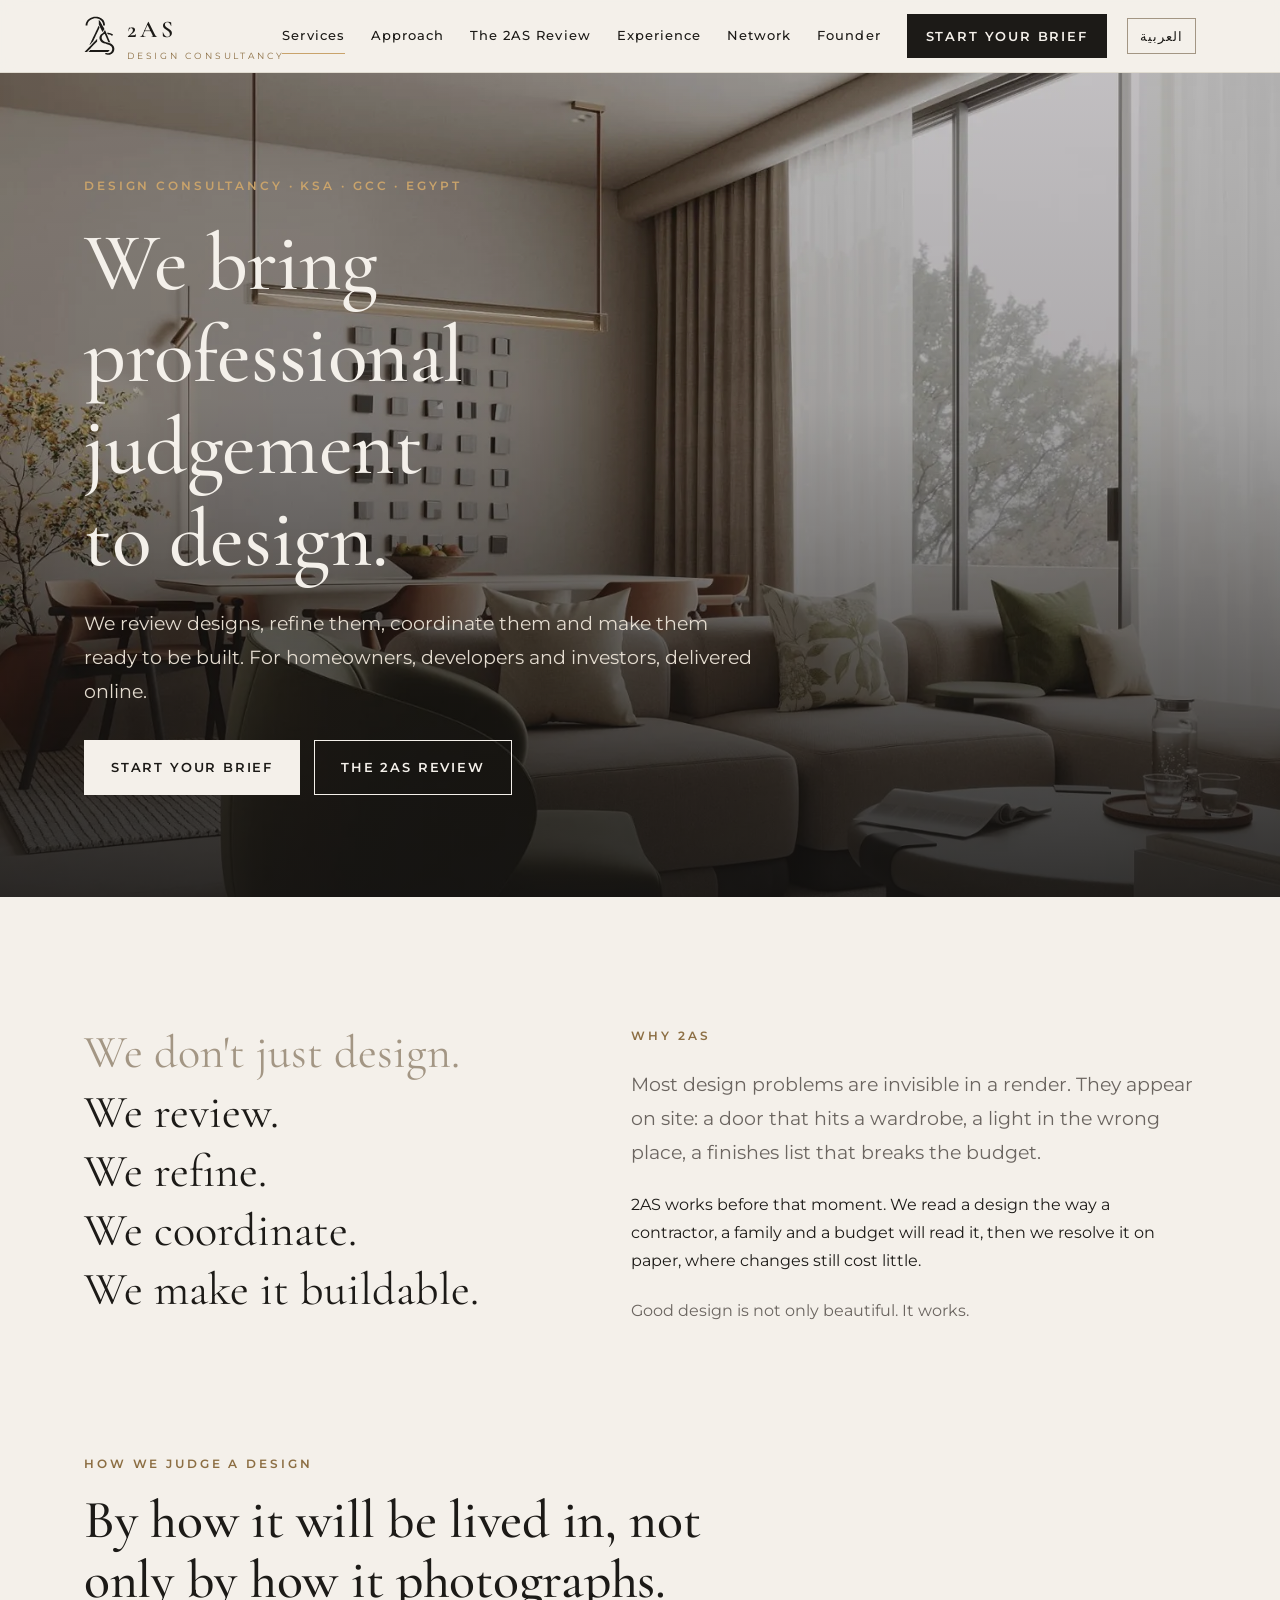
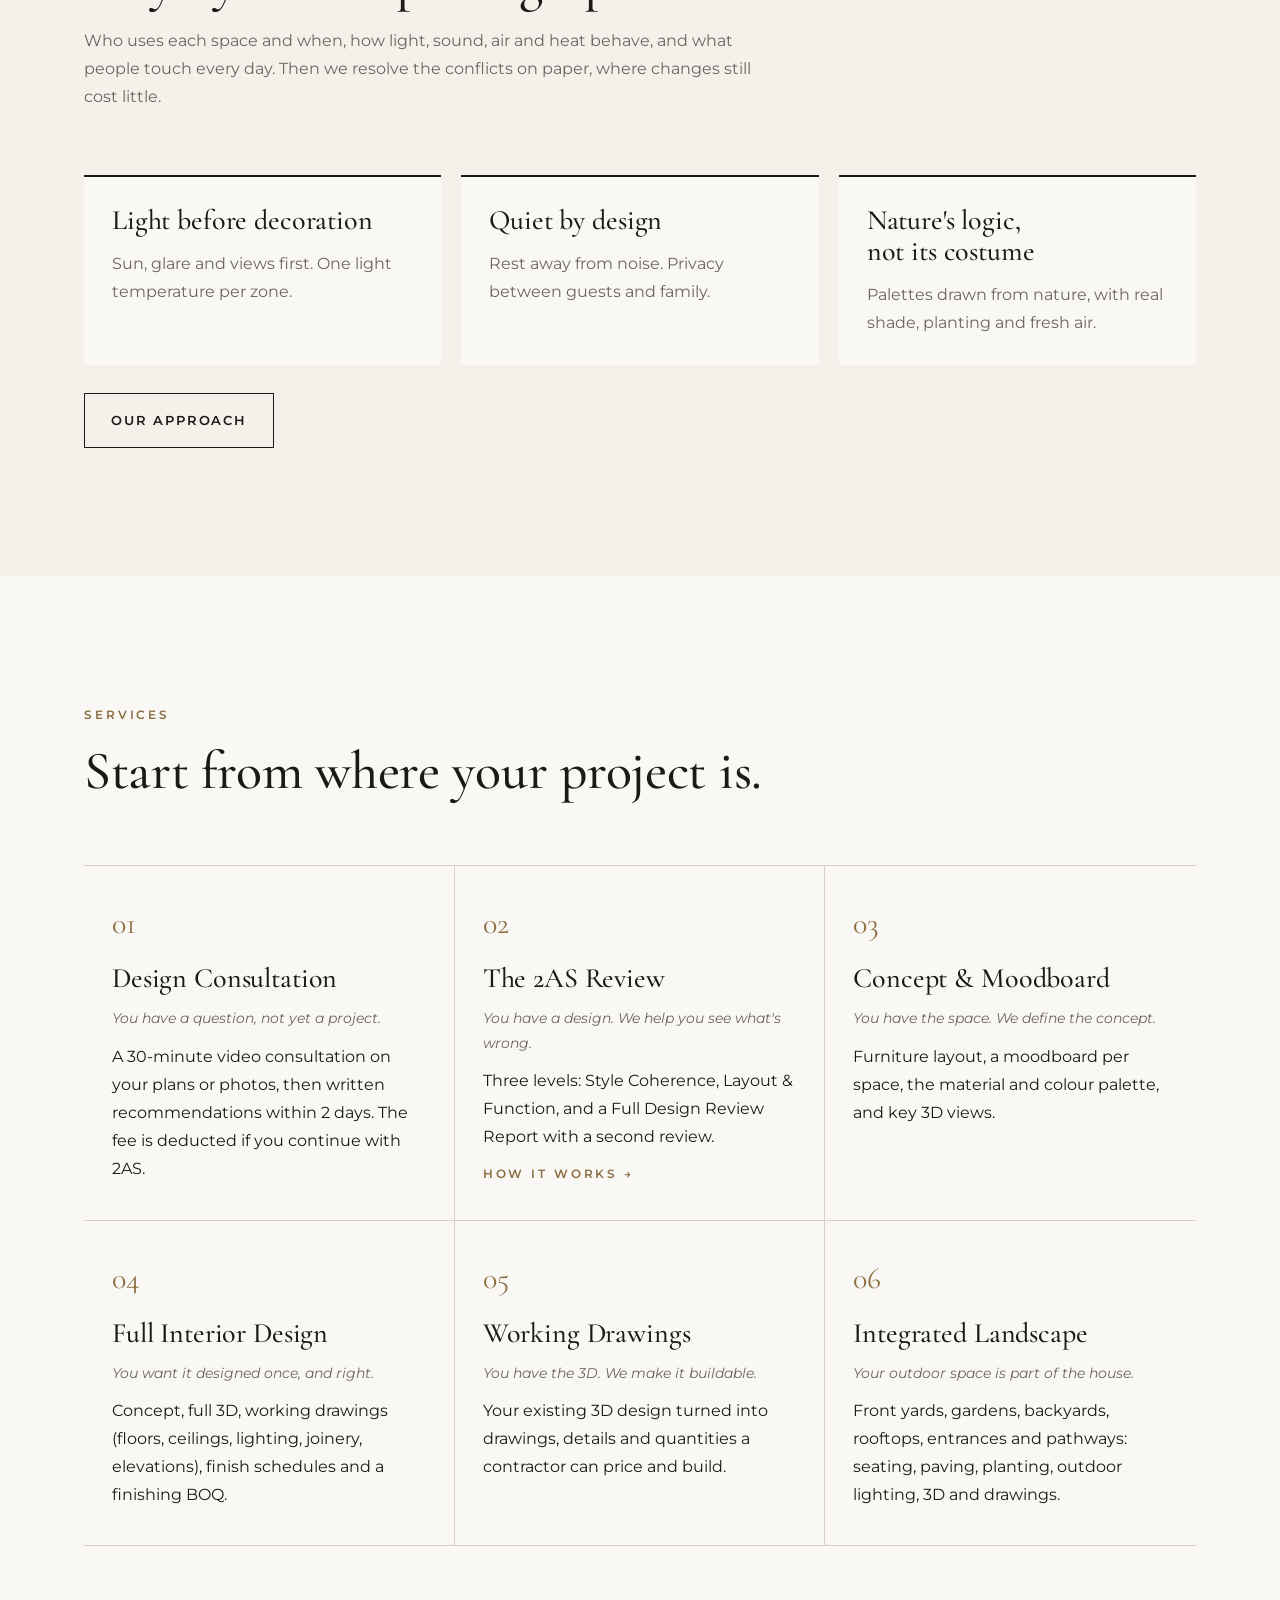
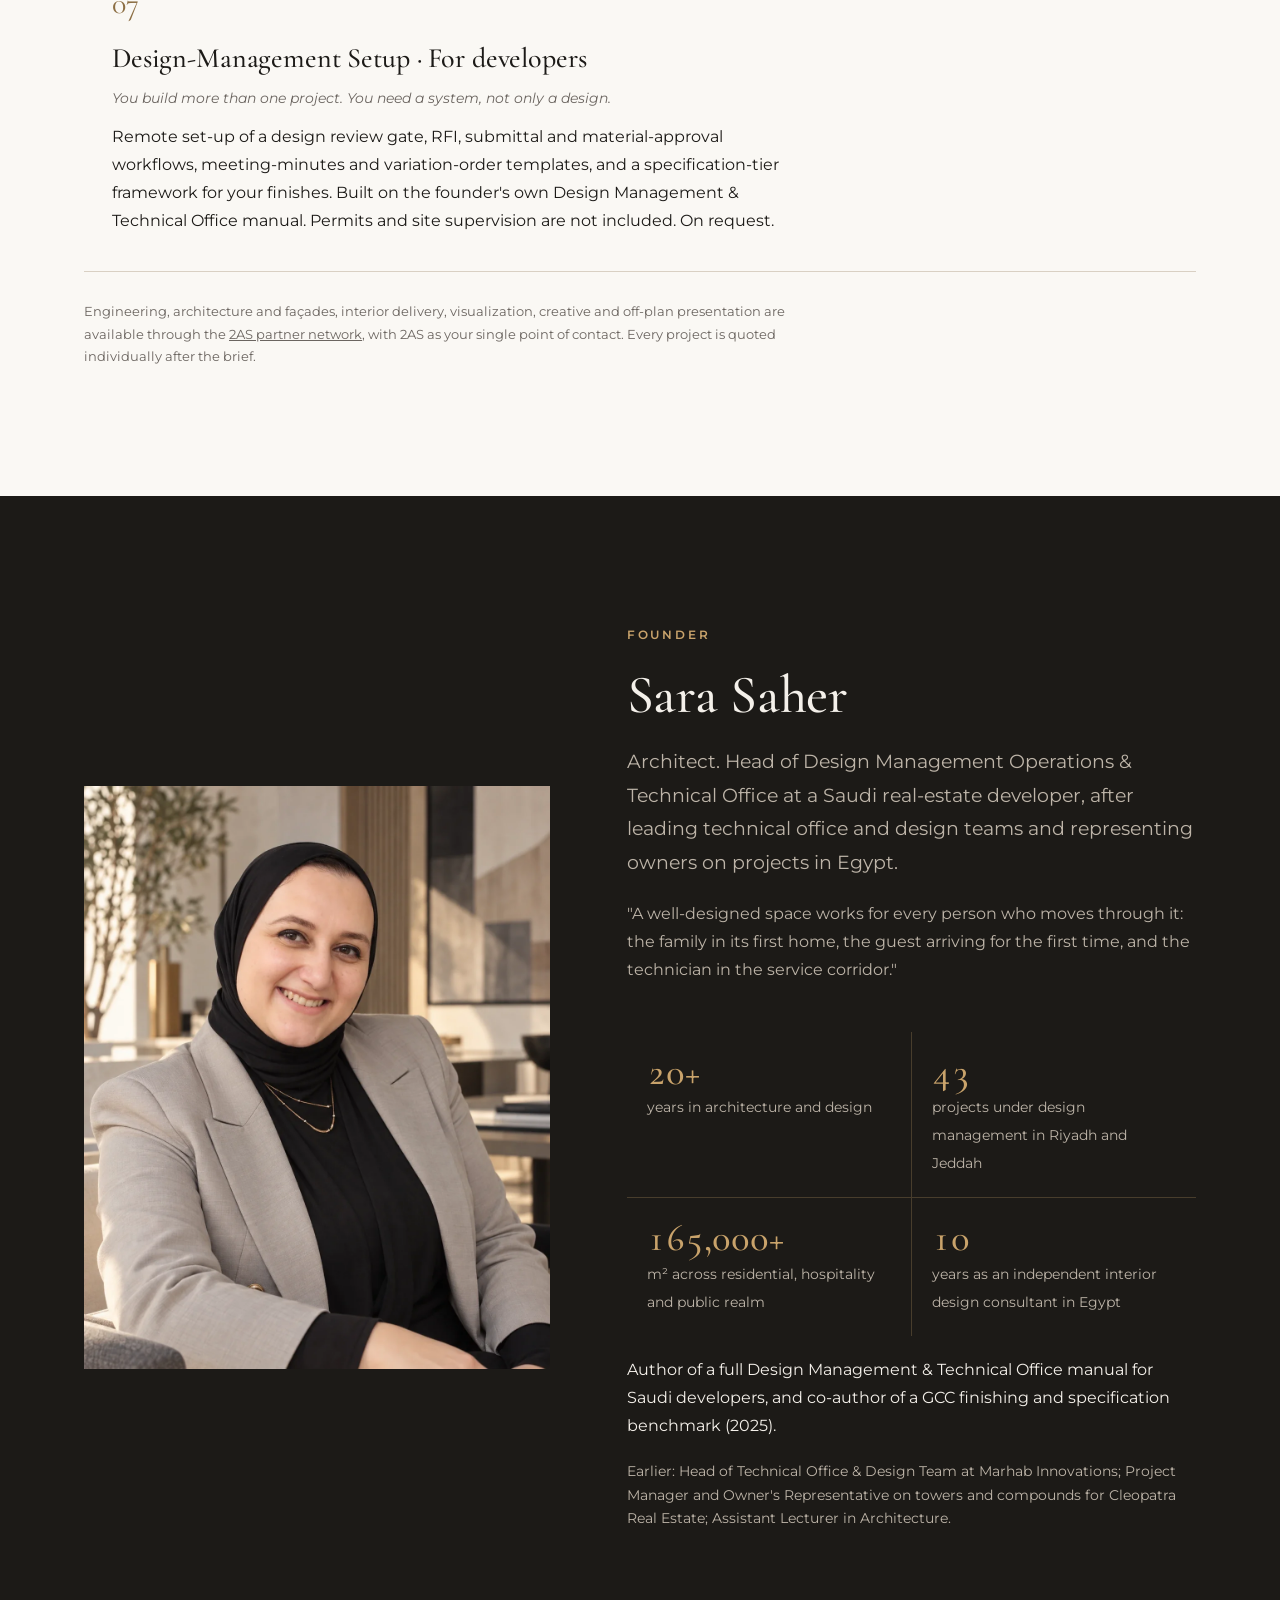
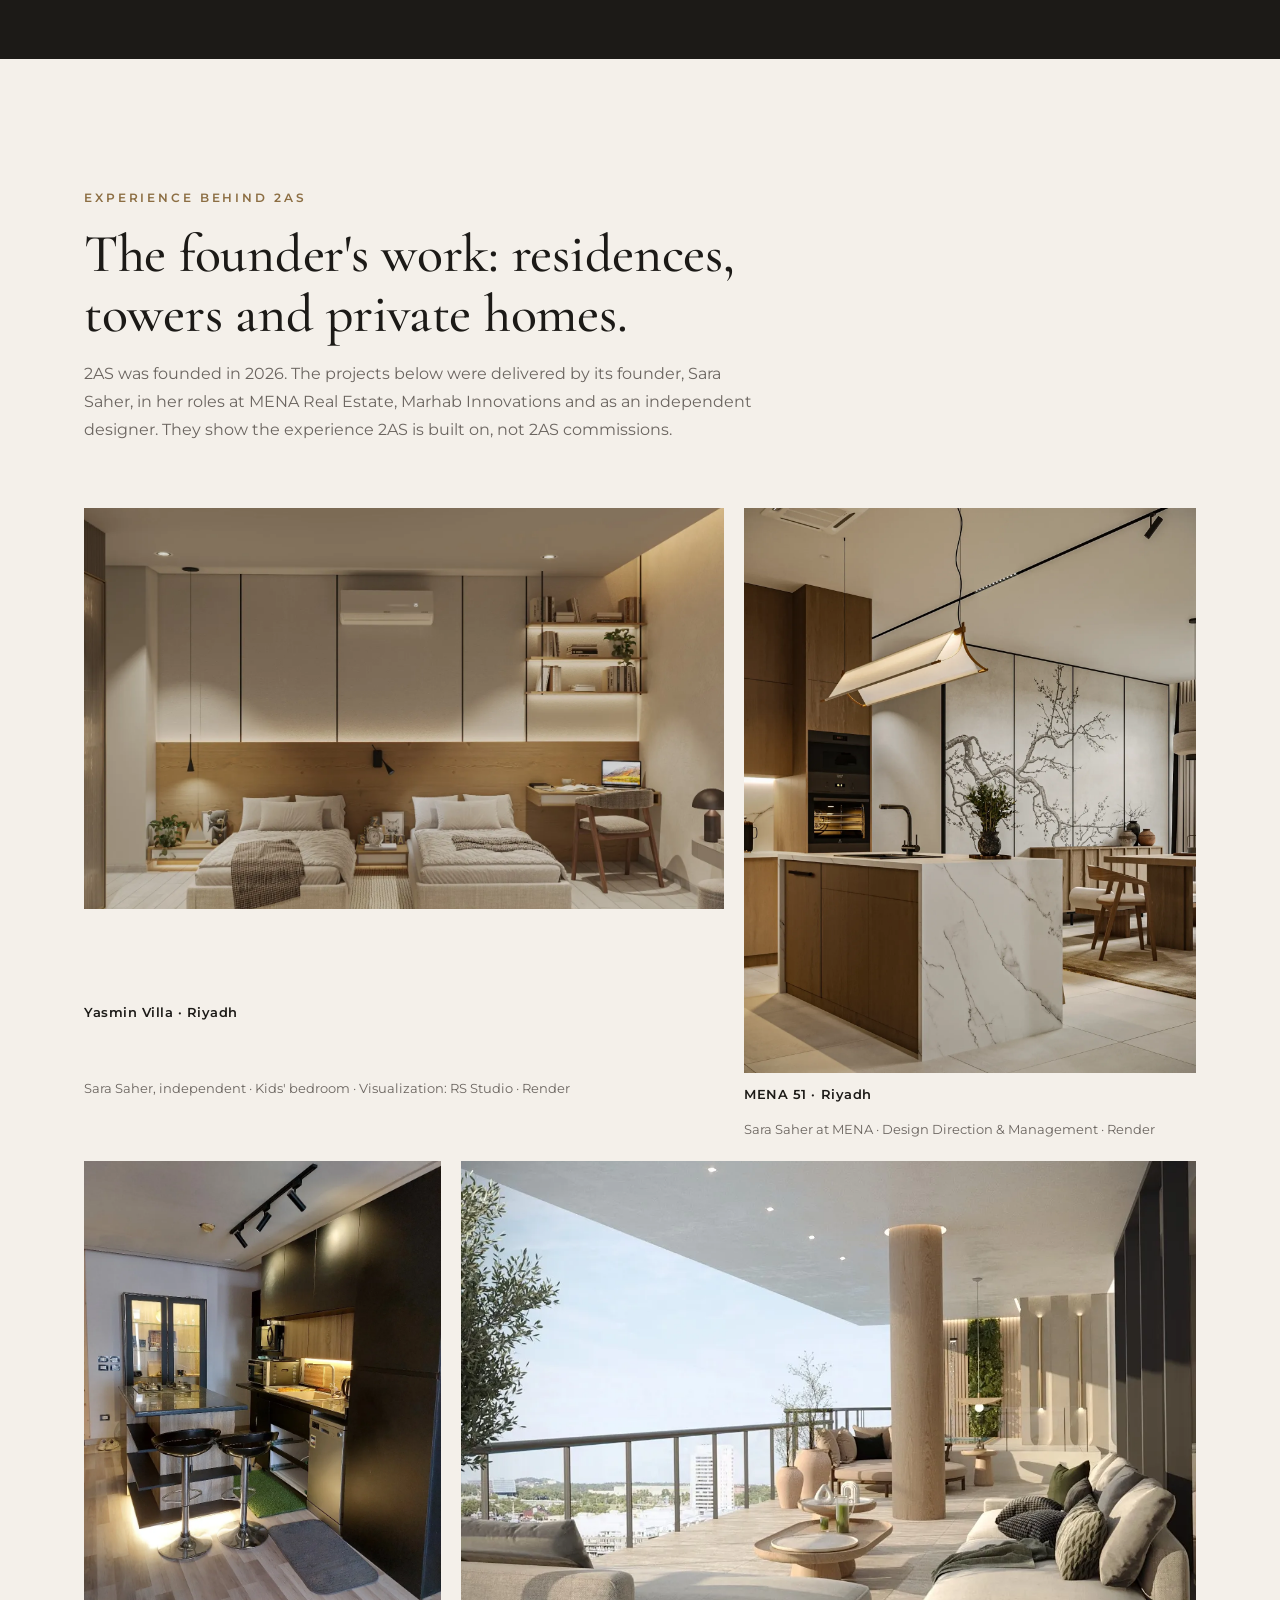
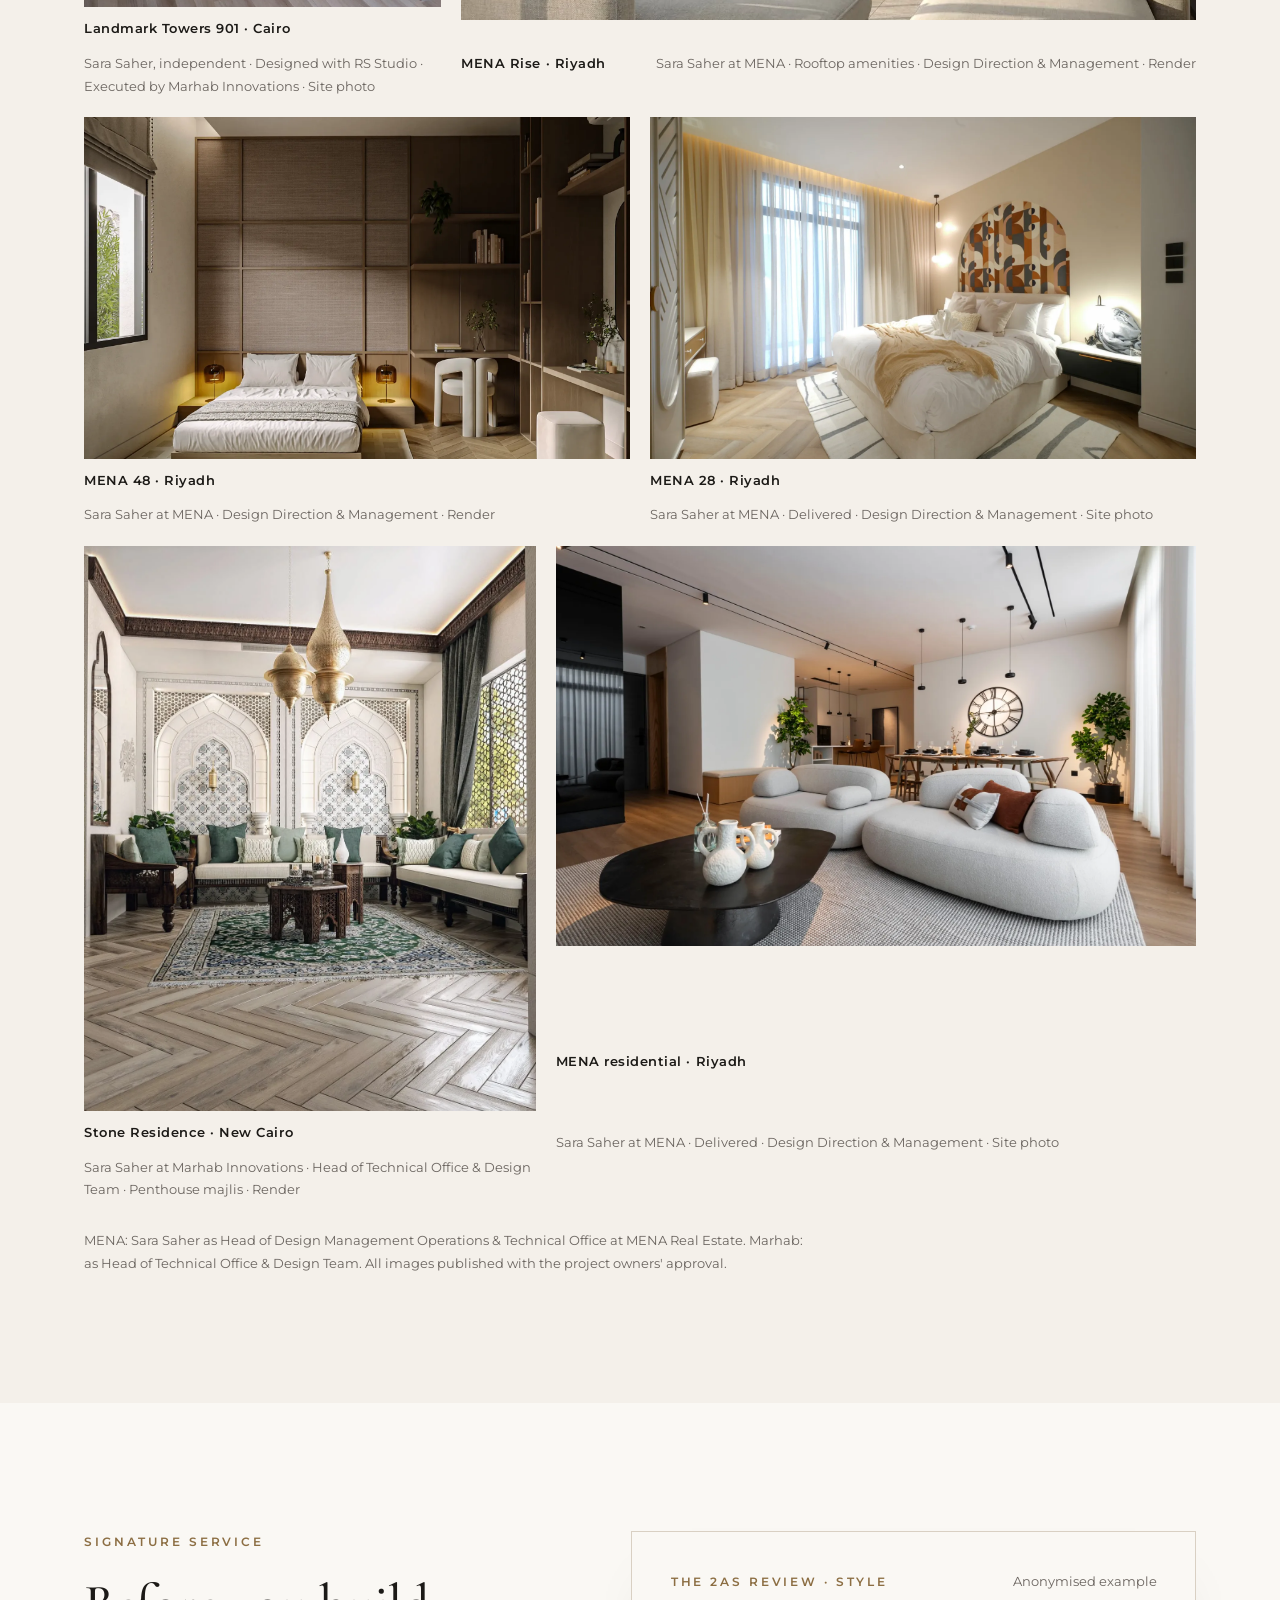
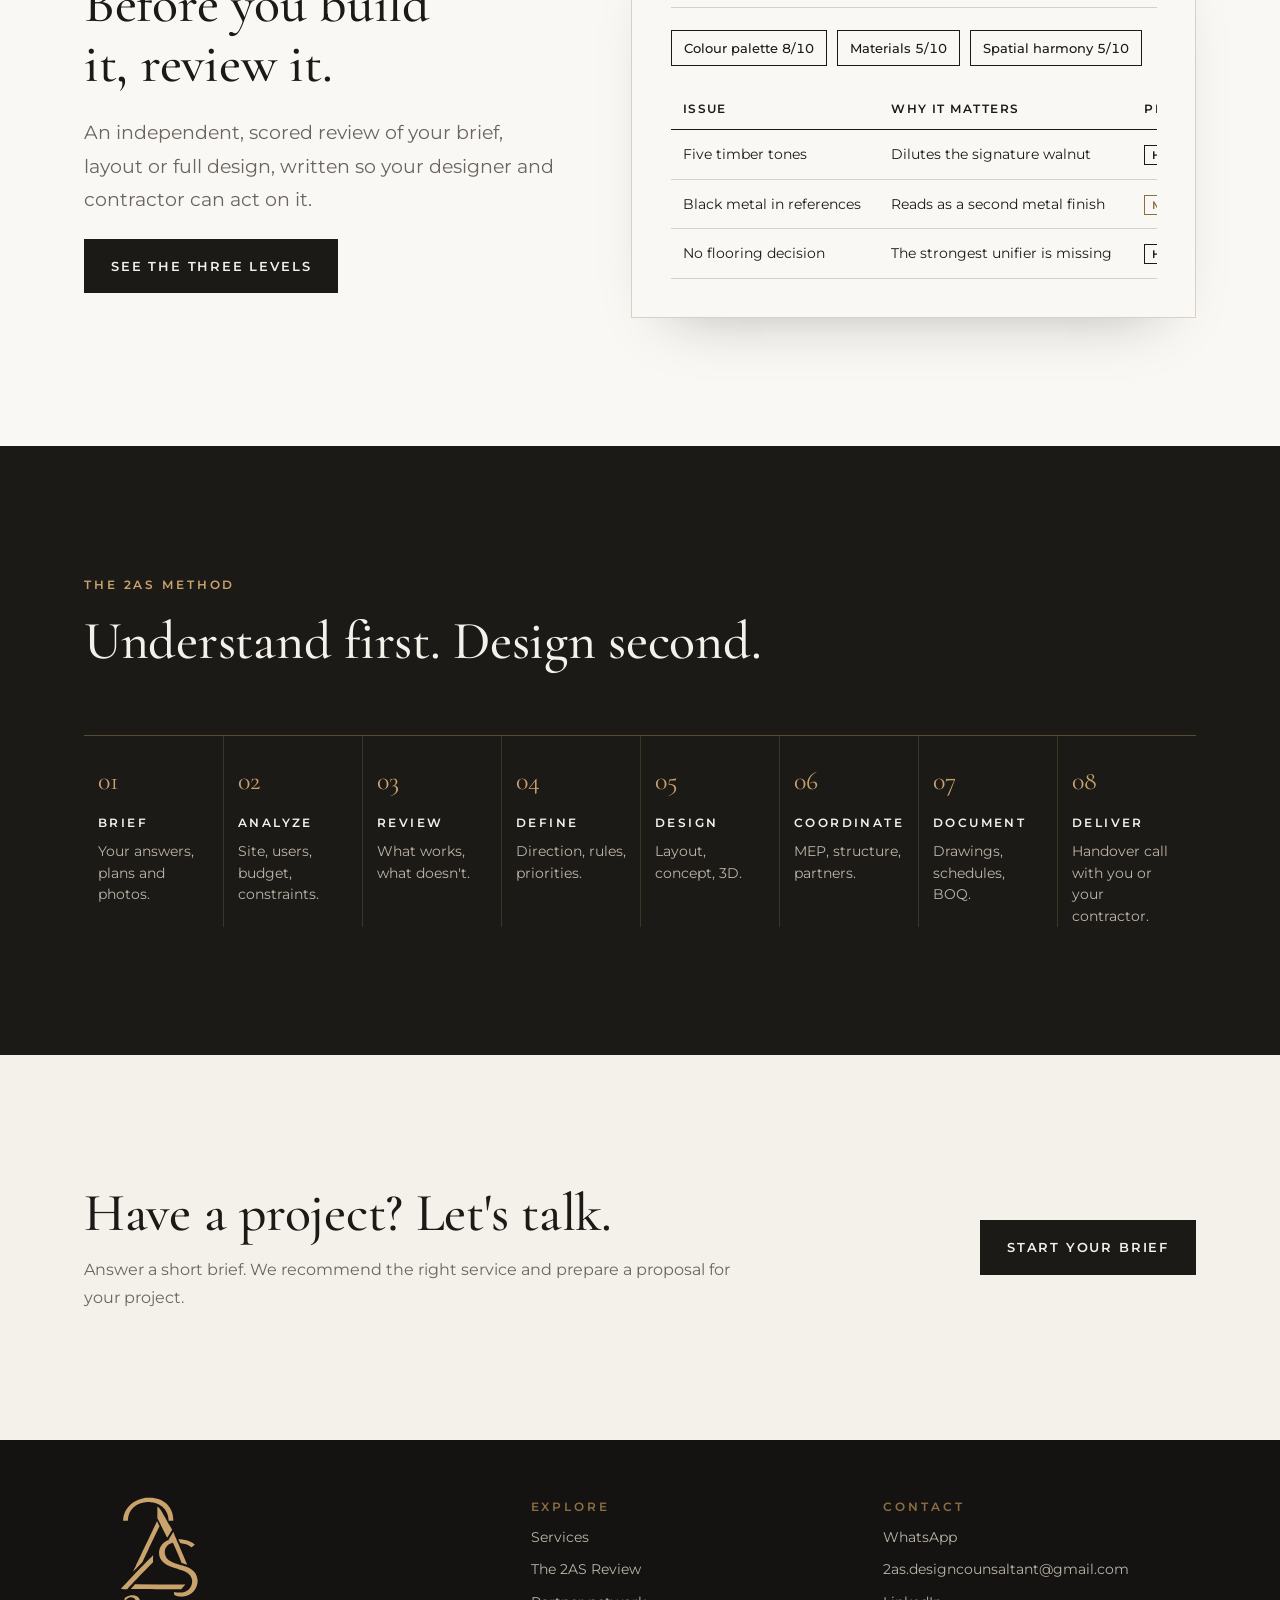
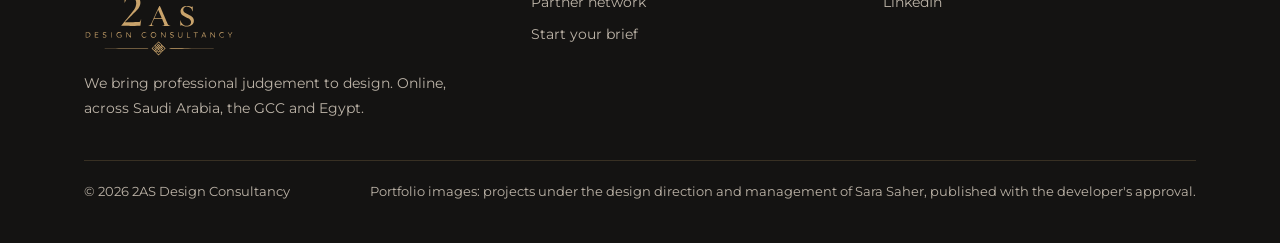
<file: index.html>
﻿<!doctype html>
<html lang="en" dir="ltr">
<head>
<meta charset="utf-8">
<meta name="viewport" content="width=device-width, initial-scale=1">
<title>2AS Design Consultancy · Interior Design, Design Review & Working Drawings</title>
<meta name="description" content="2AS is an online design consultancy for homeowners, developers and investors in Saudi Arabia, the GCC and Egypt. Interior design, design review, working drawings and integrated landscape.">
<meta property="og:title" content="2AS Design Consultancy">
<meta property="og:description" content="We bring professional judgement to design. Interior design, design review and working drawings across KSA, the GCC and Egypt.">
<meta property="og:image" content="mena51-living.webp">
<link rel="icon" href="2AS_mark_charcoal.svg" type="image/svg+xml">
<link rel="preconnect" href="https://fonts.googleapis.com"><link rel="preconnect" href="https://fonts.gstatic.com" crossorigin>
<link href="https://fonts.googleapis.com/css2?family=Cormorant+Garamond:ital,wght@0,500;0,600;1,500&family=Montserrat:wght@400;500;600&family=El+Messiri:wght@500;600&family=IBM+Plex+Sans+Arabic:wght@400;500;600&display=swap" rel="stylesheet">
<link rel="stylesheet" href="site.css">
</head>
<body data-page="home">
<a href="#main" class="btn" style="position:absolute;left:-9999px">Skip to content</a>
<header id="site-head"></header>

<main id="main">

<!-- HERO -->
<section class="hero">
  <img class="bg" src="mena51-living.webp" alt="Living room with linen sofa, olive armchair and linear pendant, MENA 51, Riyadh">
  <div class="wrap">
    <div class="label"><span lang="en">Design consultancy · KSA · GCC · Egypt</span><span lang="ar">استشارات تصميم · السعودية · الخليج · مصر</span></div>
    <h1><span lang="en">We bring professional judgement to design.</span><span lang="ar">نُضيف إلى التصميم حُكمًا مهنيًا.</span></h1>
    <p class="lead"><span lang="en">We review designs, refine them, coordinate them and make them ready to be built. For homeowners, developers and investors, delivered online.</span><span lang="ar">نراجع التصميم، ونطوّره، وننسّقه، ونجهّزه للتنفيذ. للملّاك والمطورين والمستثمرين، عن بُعد.</span></p>
    <div class="actions">
      <a class="btn light" href="brief.html"><span lang="en">Start your brief</span><span lang="ar">ابدأ الاستبيان</span></a>
      <a class="btn ghost" style="color:var(--off);border-color:var(--off)" href="review.html"><span lang="en">The 2AS Review</span><span lang="ar">مراجعة 2AS</span></a>
    </div>
  </div>
</section>

<!-- STATEMENT -->
<section>
  <div class="wrap statement">
    <div class="verbs" aria-label="We review, refine, coordinate and make designs buildable">
      <span class="dim"><span lang="en">We don't just design.</span><span lang="ar">نحن لا نصمّم فقط.</span></span>
      <span><span lang="en">We review.</span><span lang="ar">نراجِع.</span></span>
      <span><span lang="en">We refine.</span><span lang="ar">نطوّر.</span></span>
      <span><span lang="en">We coordinate.</span><span lang="ar">ننسّق.</span></span>
      <span><span lang="en">We make it buildable.</span><span lang="ar">ونجعله قابلًا للتنفيذ.</span></span>
    </div>
    <div style="display:grid;gap:22px">
      <div class="label"><span lang="en">Why 2AS</span><span lang="ar">لماذا 2AS</span></div>
      <p class="lead"><span lang="en">Most design problems are invisible in a render. They appear on site: a door that hits a wardrobe, a light in the wrong place, a finishes list that breaks the budget.</span><span lang="ar">معظم مشكلات التصميم لا تظهر في صور الـ 3D، بل تظهر في الموقع: باب يصطدم بخزانة، أو إضاءة في غير مكانها، أو جدول تشطيبات يتجاوز الميزانية.</span></p>
      <p><span lang="en">2AS works before that moment. We read a design the way a contractor, a family and a budget will read it, then we resolve it on paper, where changes still cost little.</span><span lang="ar">نعمل في 2AS قبل تلك اللحظة: نقرأ التصميم كما سيقرؤه المقاول والأسرة والميزانية، ثم نحلّ مشكلاته على الورق، حيث التعديل ما زال قليل التكلفة.</span></p>
      <p class="muted"><span lang="en">Good design is not only beautiful. It works.</span><span lang="ar">التصميم الجيد ليس جميلًا فقط، بل يعمل.</span></p>
    </div>
  </div>
</section>

<!-- HOW WE JUDGE -->
<section style="padding-top:0">
  <div class="wrap">
    <div class="sec-head">
      <div class="label"><span lang="en">How we judge a design</span><span lang="ar">كيف نحكم على التصميم</span></div>
      <h2><span lang="en">By how it will be lived in, not only by how it photographs.</span><span lang="ar">بطريقة عيشه، لا بصورته فقط.</span></h2>
      <p class="muted"><span lang="en">Who uses each space and when, how light, sound, air and heat behave, and what people touch every day. Then we resolve the conflicts on paper, where changes still cost little.</span><span lang="ar">من يستخدم كل مساحة ومتى، وكيف يتصرف الضوء والصوت والهواء والحرارة فيها، وما الذي يلمسه الناس كل يوم. ثم نحلّ التعارضات على الورق، حيث التعديل ما زال قليل التكلفة.</span></p>
    </div>
    <div class="levels">
      <article class="level"><h3><span lang="en">Light before decoration</span><span lang="ar">الضوء قبل الزخرفة</span></h3><p class="muted"><span lang="en">Sun, glare and views first. One light temperature per zone.</span><span lang="ar">الشمس والوهج والإطلالة أولًا، ودرجة إضاءة واحدة لكل منطقة.</span></p></article>
      <article class="level"><h3><span lang="en">Quiet by design</span><span lang="ar">الهدوء قرار تصميمي</span></h3><p class="muted"><span lang="en">Rest away from noise. Privacy between guests and family.</span><span lang="ar">أماكن الراحة بعيدًا عن الضوضاء، وخصوصية بين الضيوف والأسرة.</span></p></article>
      <article class="level"><h3><span lang="en">Nature's logic, not its costume</span><span lang="ar">منطق الطبيعة لا شكلها</span></h3><p class="muted"><span lang="en">Palettes drawn from nature, with real shade, planting and fresh air.</span><span lang="ar">ألوان وخامات مستلهمة من الطبيعة، مع ظل ونباتات وهواء حقيقي.</span></p></article>
    </div>
    <p style="margin-top:28px"><a class="btn ghost" href="approach.html"><span lang="en">Our approach</span><span lang="ar">منهجيتنا</span></a></p>
  </div>
</section>

<!-- SERVICES -->
<section id="services" class="paper">
  <div class="wrap">
    <div class="sec-head">
      <div class="label"><span lang="en">Services</span><span lang="ar">الخدمات</span></div>
      <h2><span lang="en">Start from where your project is.</span><span lang="ar">نبدأ من حيث يقف مشروعك.</span></h2>
    </div>
    <div class="svc-grid">
      <article class="svc">
        <div class="num">01</div>
        <h3><span lang="en">Design Consultation</span><span lang="ar">استشارة تصميم</span></h3>
        <p class="who"><span lang="en">You have a question, not yet a project.</span><span lang="ar">لديك سؤال، لا مشروع بعد.</span></p>
        <p><span lang="en">A 30-minute video consultation on your plans or photos, then written recommendations within 2 days. The fee is deducted if you continue with 2AS.</span><span lang="ar">جلسة فيديو مدتها 30 دقيقة على مخططاتك أو صورك، ثم توصيات مكتوبة خلال يومين. وتُخصم الرسوم إن استكملت مع 2AS.</span></p>
      </article>
      <article class="svc">
        <div class="num">02</div>
        <h3><span lang="en">The 2AS Review</span><span lang="ar">مراجعة 2AS</span></h3>
        <p class="who"><span lang="en">You have a design. We help you see what's wrong.</span><span lang="ar">لديك تصميم، ونساعدك على رؤية ما يحتاج إلى تعديل.</span></p>
        <p><span lang="en">Three levels: Style Coherence, Layout &amp; Function, and a Full Design Review Report with a second review.</span><span lang="ar">ثلاثة مستويات: اتساق الطابع، والتوزيع والوظيفة، وتقرير مراجعة متكامل مع مراجعة ثانية.</span></p>
        <a href="review.html" class="label" style="text-decoration:none"><span lang="en">How it works →</span><span lang="ar">كيف تعمل ←</span></a>
      </article>
      <article class="svc">
        <div class="num">03</div>
        <h3><span lang="en">Concept &amp; Moodboard</span><span lang="ar">الفكرة ولوحة الإلهام</span></h3>
        <p class="who"><span lang="en">You have the space. We define the concept.</span><span lang="ar">لديك المساحة، ونحدّد الفكرة.</span></p>
        <p><span lang="en">Furniture layout, a moodboard per space, the material and colour palette, and key 3D views.</span><span lang="ar">توزيع الأثاث، ولوحة إلهام لكل فراغ، ولوحة الخامات والألوان، وصور ثلاثية الأبعاد للفراغات الرئيسية.</span></p>
      </article>
      <article class="svc">
        <div class="num">04</div>
        <h3><span lang="en">Full Interior Design</span><span lang="ar">التصميم الداخلي المتكامل</span></h3>
        <p class="who"><span lang="en">You want it designed once, and right.</span><span lang="ar">تريده مصمَّمًا مرة واحدة، وبشكل صحيح.</span></p>
        <p><span lang="en">Concept, full 3D, working drawings (floors, ceilings, lighting, joinery, elevations), finish schedules and a finishing BOQ.</span><span lang="ar">الفكرة، وصور 3D كاملة، والمخططات التنفيذية (أرضيات، وأسقف، وإضاءة، ونجارة، وواجهات داخلية)، وجداول التشطيبات، وجدول الكميات.</span></p>
      </article>
      <article class="svc">
        <div class="num">05</div>
        <h3><span lang="en">Working Drawings</span><span lang="ar">المخططات التنفيذية</span></h3>
        <p class="who"><span lang="en">You have the 3D. We make it buildable.</span><span lang="ar">لديك تصميم 3D، ونجعله قابلًا للتنفيذ.</span></p>
        <p><span lang="en">Your existing 3D design turned into drawings, details and quantities a contractor can price and build.</span><span lang="ar">نحوّل تصميمك ثلاثي الأبعاد إلى رسومات وتفاصيل وكميات يمكن للمقاول تسعيرها وتنفيذها.</span></p>
      </article>
      <article class="svc">
        <div class="num">06</div>
        <h3><span lang="en">Integrated Landscape</span><span lang="ar">تنسيق المساحات الخارجية</span></h3>
        <p class="who"><span lang="en">Your outdoor space is part of the house.</span><span lang="ar">مساحتك الخارجية جزء من البيت.</span></p>
        <p><span lang="en">Front yards, gardens, backyards, rooftops, entrances and pathways: seating, paving, planting, outdoor lighting, 3D and drawings.</span><span lang="ar">الحدائق الأمامية والخلفية، والأسطح، والمداخل والممرات: الجلسات، والأرضيات، والنباتات، والإضاءة الخارجية، وصور 3D، ومخططات.</span></p>
      </article>
      <article class="svc" style="grid-column:1/-1;border-inline-end:none;background:var(--warm)">
        <div class="num">07</div>
        <h3><span lang="en">Design-Management Setup · For developers</span><span lang="ar">إعداد نظام إدارة التصميم · للمطوّرين</span></h3>
        <p class="who"><span lang="en">You build more than one project. You need a system, not only a design.</span><span lang="ar">تبني أكثر من مشروع، وتحتاج إلى نظام لا إلى تصميم فقط.</span></p>
        <p><span lang="en">Remote set-up of a design review gate, RFI, submittal and material-approval workflows, meeting-minutes and variation-order templates, and a specification-tier framework for your finishes. Built on the founder's own Design Management &amp; Technical Office manual. Permits and site supervision are not included. On request.</span><span lang="ar">إعداد عن بُعد لبوابة مراجعة التصميم، ومسارات طلبات الاستفسار (RFI) والتقديمات واعتماد المواد، ونماذج محاضر الاجتماعات وأوامر التغيير، وإطار لفئات المواصفات والتشطيبات. مبني على دليل إدارة التصميم والمكتب الفني الذي أعدّته المؤسِّسة. لا يشمل التصاريح أو الإشراف على الموقع. عند الطلب.</span></p>
      </article>    </div>
    <p class="credit"><span lang="en">Engineering, architecture and façades, interior delivery, visualization, creative and off-plan presentation are available through the <a href="partners.html">2AS partner network</a>, with 2AS as your single point of contact. Every project is quoted individually after the brief.</span><span lang="ar">تتوفر الخدمات الهندسية، والتصميم المعماري والواجهات، وتنفيذ التصميم الداخلي، والإظهار المعماري، والخدمات الإبداعية، وعرض مشاريع البيع على الخارطة من خلال <a href="partners.html">شبكة شركاء 2AS</a>، وتبقى 2AS نقطة تواصلك الوحيدة. ويُسعَّر كل مشروع على حدة بعد الاستبيان.</span></p>
  </div>
</section>

<!-- FOUNDER -->
<section id="founder" class="dark">
  <div class="wrap founder">
    <img src="sara-saher.webp" alt="Sara Saher, architect and founder of 2AS Design Consultancy" loading="lazy" style="aspect-ratio:4/5;object-fit:cover;object-position:50% 20%;width:100%">
    <div style="display:grid;gap:20px">
      <div class="label"><span lang="en">Founder</span><span lang="ar">المؤسِّسة</span></div>
      <h2><span lang="en">Sara Saher</span><span lang="ar">سارة ساهر</span></h2>
      <p class="lead"><span lang="en">Architect. Head of Design Management Operations &amp; Technical Office at a Saudi real-estate developer, after leading technical office and design teams and representing owners on projects in Egypt.</span><span lang="ar">معمارية. رئيسة إدارة عمليات التصميم والمكتب الفني لدى مطوّر عقاري سعودي، بعد قيادة فرق المكاتب الفنية والتصميم وتمثيل المُلّاك في مشاريع بمصر.</span></p>
      <p class="muted"><span lang="en">"A well-designed space works for every person who moves through it: the family in its first home, the guest arriving for the first time, and the technician in the service corridor."</span><span lang="ar">«المساحة المصممة جيدًا تخدم كل من يتحرك فيها: الأسرة في أول بيت لها، والضيف القادم لأول مرة، والفني في ممر الخدمة.»</span></p>
      <div class="facts">
        <div class="fact"><b>20+</b><span><span lang="en">years in architecture and design</span><span lang="ar">عامًا في العمارة والتصميم</span></span></div>
        <div class="fact"><b>43</b><span><span lang="en">projects under design management in Riyadh and Jeddah</span><span lang="ar">مشروعًا تحت إدارة التصميم في الرياض وجدة</span></span></div>
        <div class="fact"><b>165,000+</b><span><span lang="en">m² across residential, hospitality and public realm</span><span lang="ar">م² في مشاريع سكنية وضيافة ومساحات عامة</span></span></div>
        <div class="fact"><b>10</b><span><span lang="en">years as an independent interior design consultant in Egypt</span><span lang="ar">سنوات استشارية تصميم داخلي مستقلة في مصر</span></span></div>
      </div>
      <p><span lang="en">Author of a full Design Management &amp; Technical Office manual for Saudi developers, and co-author of a GCC finishing and specification benchmark (2025).</span><span lang="ar">مؤلفة دليل متكامل لإدارة التصميم والمكتب الفني لشركات التطوير السعودية، وشاركت في إعداد مرجع معايير التشطيب والمواصفات في الخليج (2025).</span></p>
      <p style="font-size:13.5px;color:#BDB4A8"><span lang="en">Earlier: Head of Technical Office &amp; Design Team at Marhab Innovations; Project Manager and Owner's Representative on towers and compounds for Cleopatra Real Estate; Assistant Lecturer in Architecture.</span><span lang="ar">سابقًا: رئيسة المكتب الفني وفريق التصميم في Marhab Innovations، ومديرة مشروعات وممثلة للمالك في أبراج ومجمعات Cleopatra Real Estate، ومدرّسة مساعدة بقسم العمارة.</span></p>
    </div>
  </div>
</section>

<!-- WORK -->
<section id="work">
  <div class="wrap">
    <div class="sec-head">
      <div class="label"><span lang="en">Experience behind 2AS</span><span lang="ar">الخبرة وراء 2AS</span></div>
      <h2><span lang="en">The founder's work: residences, towers and private homes.</span><span lang="ar">أعمال المؤسِّسة: مساكن، وأبراج، وبيوت خاصة.</span></h2>
      <p class="muted"><span lang="en">2AS was founded in 2026. The projects below were delivered by its founder, Sara Saher, in her roles at MENA Real Estate, Marhab Innovations and as an independent designer. They show the experience 2AS is built on, not 2AS commissions.</span><span lang="ar">تأسست 2AS عام 2026. المشاريع التالية نفّذتها مؤسِّستها سارة ساهر خلال عملها في MENA العقارية وMarhab Innovations وكمصممة مستقلة؛ وهي تعرض الخبرة التي بُنيت عليها 2AS، وليست مشاريع لصالح المكتب.</span></p>
    </div>
    <div class="work">
      <figure class="c7 w-wide"><img src="yasmin-kids-twin.webp" alt="Twin kids' bedroom with oak headboard wall, built-in desk and shelving" loading="lazy">
        <figcaption><b>Yasmin Villa · Riyadh</b><span><span lang="en">Sara Saher, independent · Kids' bedroom · Visualization: RS Studio · Render</span><span lang="ar">سارة ساهر، عمل مستقل · غرفة أطفال · الإظهار: RS Studio · 3D</span></span></figcaption></figure>
      <figure class="c5"><img src="mena51-kitchen.webp" alt="Kitchen with marble waterfall island, oak joinery and painted tree panels" loading="lazy">
        <figcaption><b>MENA 51 · Riyadh</b><span><span lang="en">Sara Saher at MENA · Design Direction &amp; Management · Render</span><span lang="ar">سارة ساهر في MENA · توجيه وإدارة التصميم · 3D</span></span></figcaption></figure>
      <figure class="c4"><img src="landmark901-kitchen-v.webp" alt="Executed kitchen with black island, LED underlighting and bar stools" loading="lazy">
        <figcaption><b>Landmark Towers 901 · Cairo</b><span><span lang="en">Sara Saher, independent · Designed with RS Studio · Executed by Marhab Innovations · Site photo</span><span lang="ar">سارة ساهر، عمل مستقل · تصميم مع RS Studio · تنفيذ Marhab Innovations · صورة تنفيذ</span></span></figcaption></figure>
      <figure class="c8 w-wide"><img src="menarise-terrace.webp" alt="Covered rooftop terrace with timber column and lounge seating above Riyadh" loading="lazy">
        <figcaption><b>MENA Rise · Riyadh</b><span><span lang="en">Sara Saher at MENA · Rooftop amenities · Design Direction &amp; Management · Render</span><span lang="ar">سارة ساهر في MENA · مرافق السطح · توجيه وإدارة التصميم · 3D</span></span></figcaption></figure>
      <figure class="c6 w-wide"><img src="mena48-bedroom.webp" alt="Bedroom with fabric panel wall, oak joinery and built-in desk" loading="lazy">
        <figcaption><b>MENA 48 · Riyadh</b><span><span lang="en">Sara Saher at MENA · Design Direction &amp; Management · Render</span><span lang="ar">سارة ساهر في MENA · توجيه وإدارة التصميم · 3D</span></span></figcaption></figure>
      <figure class="c6 w-wide"><img src="mena28-bedroom.webp" alt="Delivered bedroom with arched geometric headboard wall" loading="lazy">
        <figcaption><b>MENA 28 · Riyadh</b><span><span lang="en">Sara Saher at MENA · Delivered · Design Direction &amp; Management · Site photo</span><span lang="ar">سارة ساهر في MENA · منفّذ · توجيه وإدارة التصميم · صورة تنفيذ</span></span></figcaption></figure>
      <figure class="c5"><img src="stone-majlis.webp" alt="Majlis with carved arch panels, brass lanterns and herringbone floor" loading="lazy">
        <figcaption><b>Stone Residence · New Cairo</b><span><span lang="en">Sara Saher at Marhab Innovations · Head of Technical Office &amp; Design Team · Penthouse majlis · Render</span><span lang="ar">سارة ساهر في Marhab Innovations · رئيسة المكتب الفني وفريق التصميم · مجلس بنتهاوس · 3D</span></span></figcaption></figure>
      <figure class="c7 w-wide"><img src="mena-delivered-living.webp" alt="Delivered open-plan living and dining room with pebble sofas and black pendant lights" loading="lazy">
        <figcaption><b>MENA residential · Riyadh</b><span><span lang="en">Sara Saher at MENA · Delivered · Design Direction &amp; Management · Site photo</span><span lang="ar">سارة ساهر في MENA · منفّذ · توجيه وإدارة التصميم · صورة تنفيذ</span></span></figcaption></figure>
    </div>
    <p class="credit"><span lang="en">MENA: Sara Saher as Head of Design Management Operations &amp; Technical Office at MENA Real Estate. Marhab: as Head of Technical Office &amp; Design Team. All images published with the project owners' approval.</span><span lang="ar">MENA: سارة ساهر بصفتها رئيسة إدارة عمليات التصميم والمكتب الفني في MENA العقارية. Marhab: بصفتها رئيسة المكتب الفني وفريق التصميم. جميع الصور منشورة بموافقة أصحاب المشاريع.</span></p>
  </div>
</section>

<!-- REVIEW TEASER -->
<section class="paper">
  <div class="wrap statement">
    <div style="display:grid;gap:22px;align-content:start">
      <div class="label"><span lang="en">Signature service</span><span lang="ar">خدمتنا المميزة</span></div>
      <h2><span lang="en">Before you build it, review it.</span><span lang="ar">راجِعه قبل أن تبنيه.</span></h2>
      <p class="lead"><span lang="en">An independent, scored review of your brief, layout or full design, written so your designer and contractor can act on it.</span><span lang="ar">مراجعة مستقلة بالدرجات للموجز أو التوزيع أو التصميم كاملًا، مكتوبة بحيث يستطيع مصممك ومقاولك العمل عليها مباشرة.</span></p>
      <div><a class="btn" href="review.html"><span lang="en">See the three levels</span><span lang="ar">تعرّف على المستويات الثلاثة</span></a></div>
    </div>
    <div class="sheet" aria-label="Example review sheet">
      <div class="sheet-head">
        <span class="label">THE 2AS REVIEW · <span lang="en">Style</span><span lang="ar">الطابع</span></span>
        <span class="muted" style="font-size:13px"><span lang="en">Anonymised example</span><span lang="ar">مثال مجهّل</span></span>
      </div>
      <div class="chips">
        <span class="chip"><span lang="en">Colour palette</span><span lang="ar">الألوان</span> 8/10</span>
        <span class="chip"><span lang="en">Materials</span><span lang="ar">الخامات</span> 5/10</span>
        <span class="chip"><span lang="en">Spatial harmony</span><span lang="ar">الانسجام</span> 5/10</span>
      </div>
      <div class="tbl-wrap"><table class="tbl">
        <thead><tr><th><span lang="en">Issue</span><span lang="ar">الملاحظة</span></th><th><span lang="en">Why it matters</span><span lang="ar">لماذا تهم</span></th><th><span lang="en">Priority</span><span lang="ar">الأولوية</span></th></tr></thead>
        <tbody>
          <tr><td><span lang="en">Five timber tones</span><span lang="ar">خمسة ألوان خشب</span></td><td><span lang="en">Dilutes the signature walnut</span><span lang="ar">تُضعف هوية خشب الجوز</span></td><td><span class="prio h">HIGH</span></td></tr>
          <tr><td><span lang="en">Black metal in references</span><span lang="ar">معدن أسود في المراجع</span></td><td><span lang="en">Reads as a second metal finish</span><span lang="ar">يظهر كتشطيب معدني ثانٍ</span></td><td><span class="prio m">MED</span></td></tr>
          <tr><td><span lang="en">No flooring decision</span><span lang="ar">الأرضيات غير محسومة</span></td><td><span lang="en">The strongest unifier is missing</span><span lang="ar">أهم عنصر موحِّد غائب</span></td><td><span class="prio h">HIGH</span></td></tr>
        </tbody>
      </table></div>
    </div>
  </div>
</section>

<!-- METHOD -->
<section class="dark">
  <div class="wrap">
    <div class="sec-head">
      <div class="label"><span lang="en">The 2AS Method</span><span lang="ar">منهجية 2AS</span></div>
      <h2><span lang="en">Understand first. Design second.</span><span lang="ar">نفهم أولًا، ثم نصمّم.</span></h2>
    </div>
    <div class="method">
      <div class="step"><span class="n">01</span><b><span lang="en">BRIEF</span><span lang="ar">الموجز</span></b><p><span lang="en">Your answers, plans and photos.</span><span lang="ar">إجاباتك ومخططاتك وصورك.</span></p></div>
      <div class="step"><span class="n">02</span><b><span lang="en">ANALYZE</span><span lang="ar">التحليل</span></b><p><span lang="en">Site, users, budget, constraints.</span><span lang="ar">الموقع والمستخدمون والميزانية والقيود.</span></p></div>
      <div class="step"><span class="n">03</span><b><span lang="en">REVIEW</span><span lang="ar">المراجعة</span></b><p><span lang="en">What works, what doesn't.</span><span lang="ar">ما الذي ينجح، وما الذي لا ينجح.</span></p></div>
      <div class="step"><span class="n">04</span><b><span lang="en">DEFINE</span><span lang="ar">التحديد</span></b><p><span lang="en">Direction, rules, priorities.</span><span lang="ar">الاتجاه والقواعد والأولويات.</span></p></div>
      <div class="step"><span class="n">05</span><b><span lang="en">DESIGN</span><span lang="ar">التصميم</span></b><p><span lang="en">Layout, concept, 3D.</span><span lang="ar">التوزيع والفكرة والـ 3D.</span></p></div>
      <div class="step"><span class="n">06</span><b><span lang="en">COORDINATE</span><span lang="ar">التنسيق</span></b><p><span lang="en">MEP, structure, partners.</span><span lang="ar">الأعمال الكهروميكانيكية والإنشائية والشركاء.</span></p></div>
      <div class="step"><span class="n">07</span><b><span lang="en">DOCUMENT</span><span lang="ar">التوثيق</span></b><p><span lang="en">Drawings, schedules, BOQ.</span><span lang="ar">المخططات والجداول والكميات.</span></p></div>
      <div class="step"><span class="n">08</span><b><span lang="en">DELIVER</span><span lang="ar">التسليم</span></b><p><span lang="en">Handover call with you or your contractor.</span><span lang="ar">مكالمة تسليم معك أو مع مقاولك.</span></p></div>
    </div>
  </div>
</section>

<!-- CTA -->
<section>
  <div class="wrap cta-band">
    <div style="display:grid;gap:12px">
      <h2><span lang="en">Have a project? Let's talk.</span><span lang="ar">لديك مشروع؟ لنتحدث.</span></h2>
      <p class="muted"><span lang="en">Answer a short brief. We recommend the right service and prepare a proposal for your project.</span><span lang="ar">أجب عن استبيان قصير، ونقترح عليك الخدمة الأنسب ونُعدّ عرضًا لمشروعك.</span></p>
    </div>
    <a class="btn" href="brief.html"><span lang="en">Start your brief</span><span lang="ar">ابدأ الاستبيان</span></a>
  </div>
</section>

</main>
<footer id="site-foot"></footer>
<script src="site.js"></script>
</body>
</html>
</file>
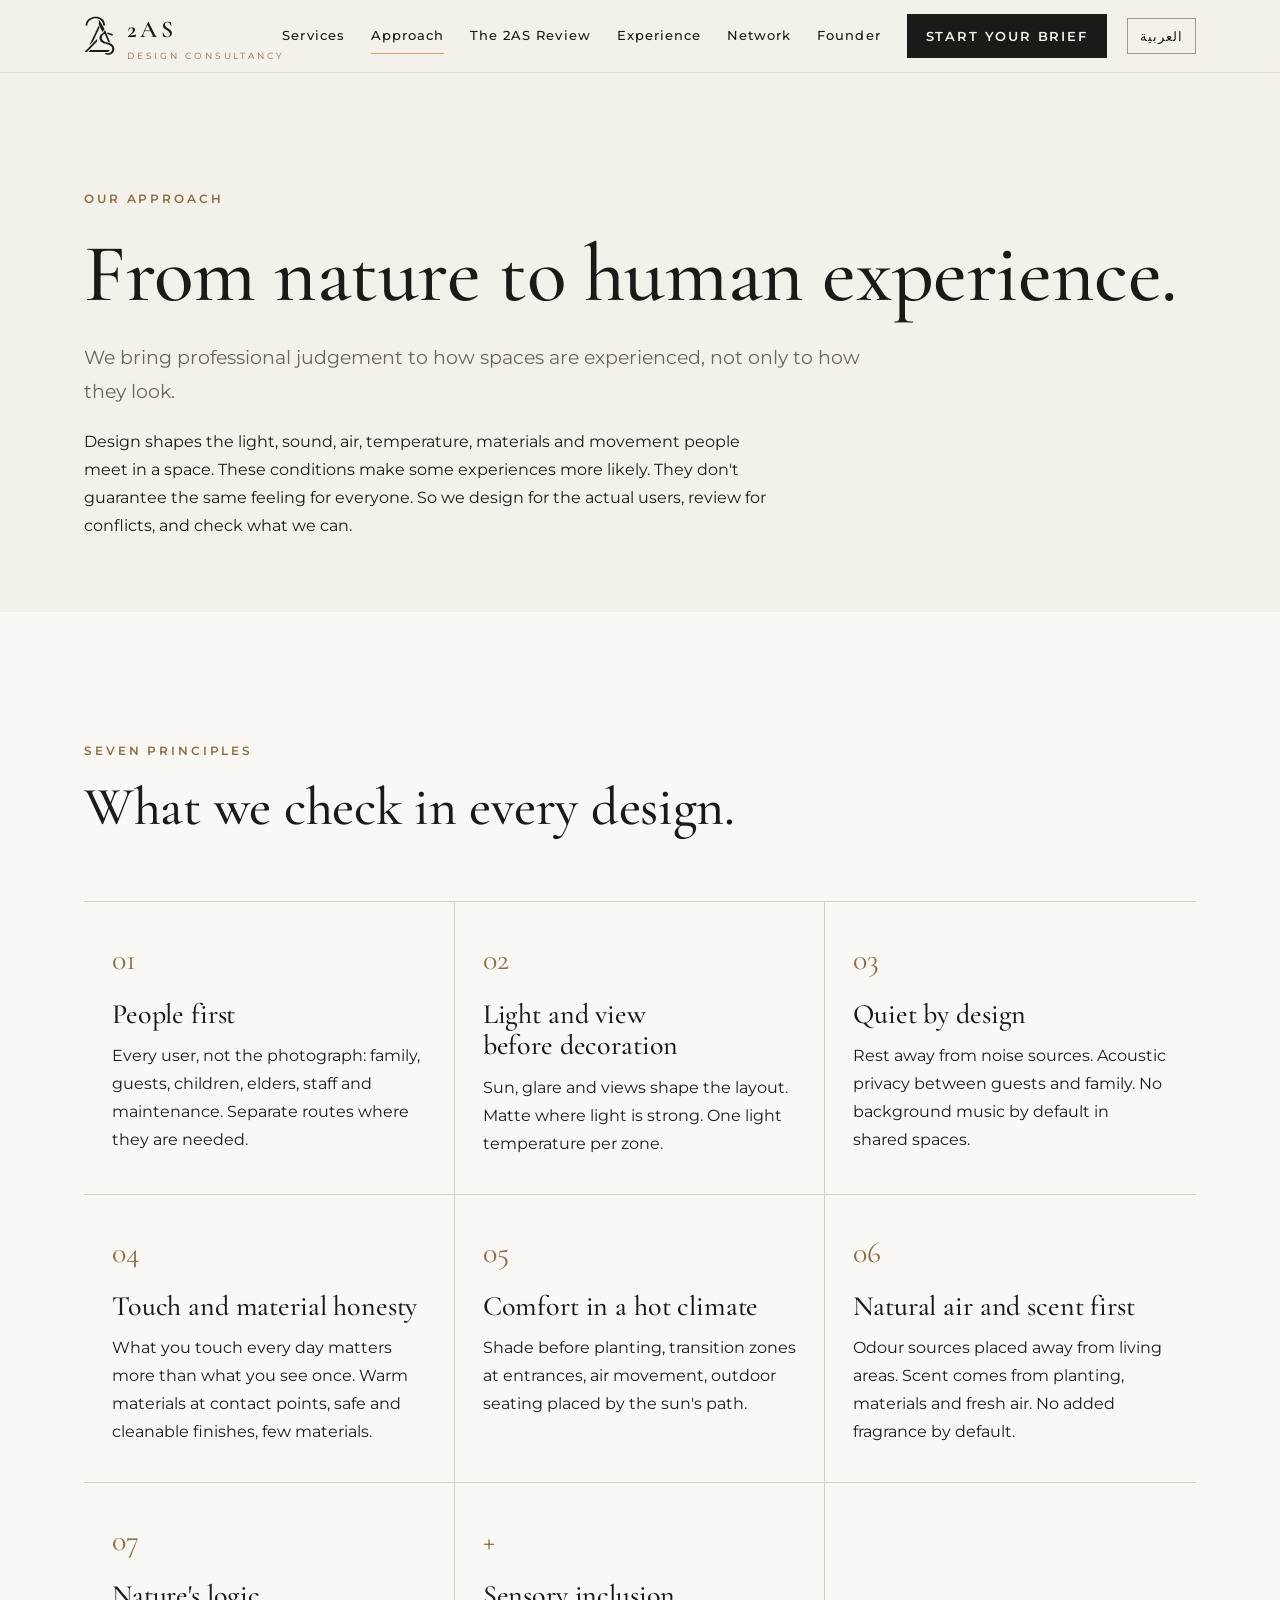
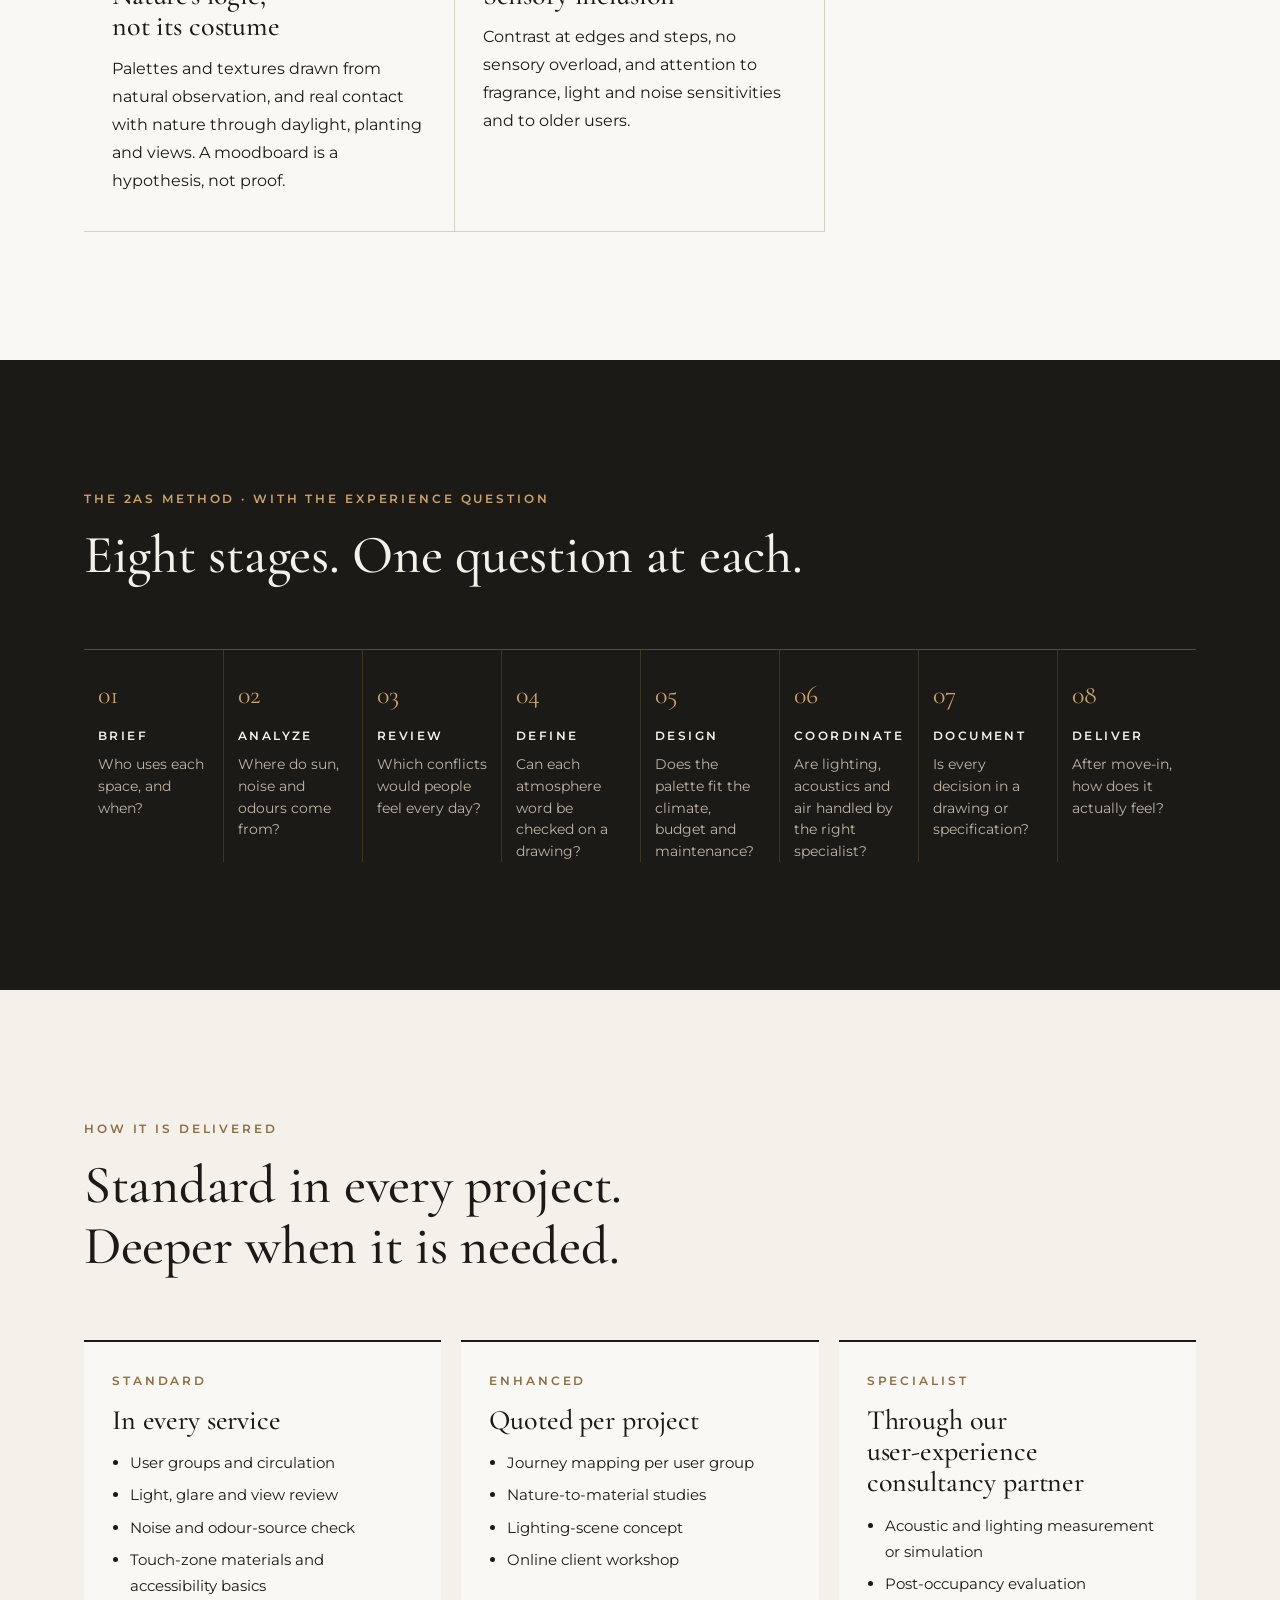
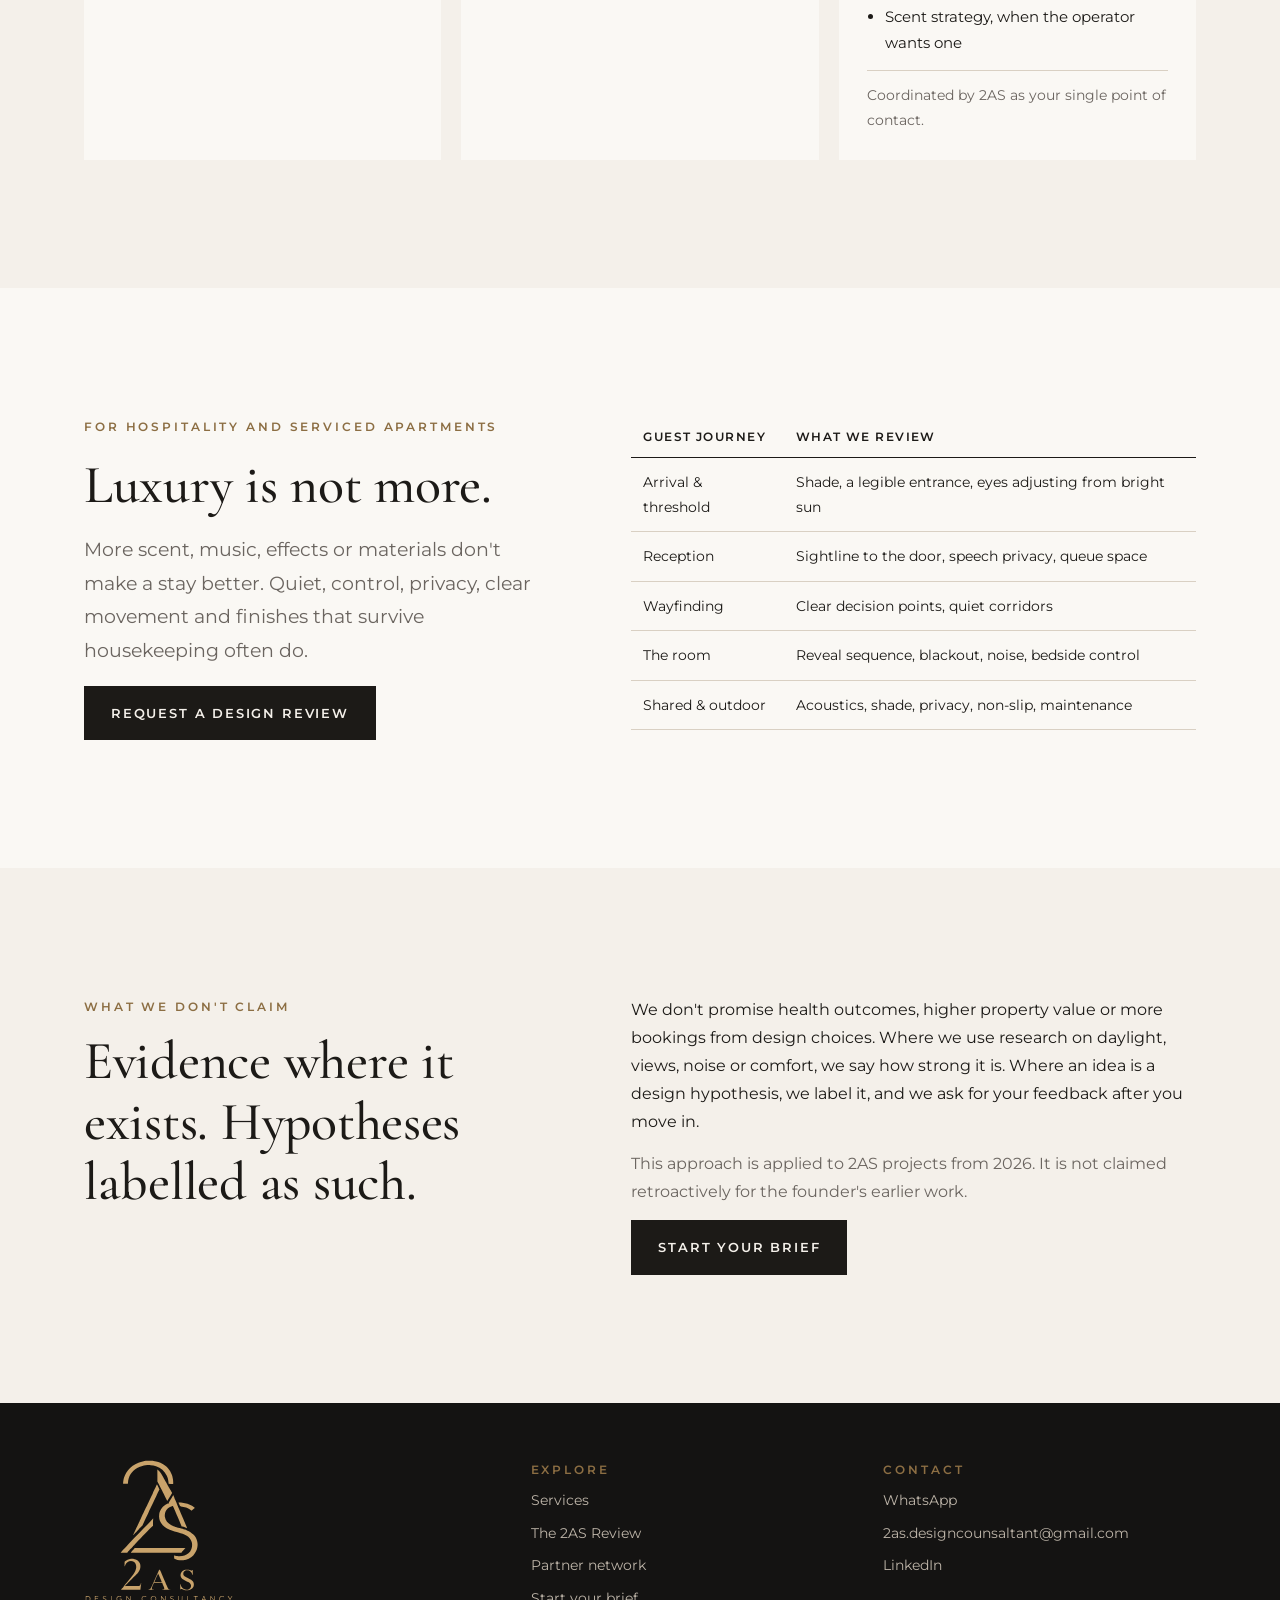
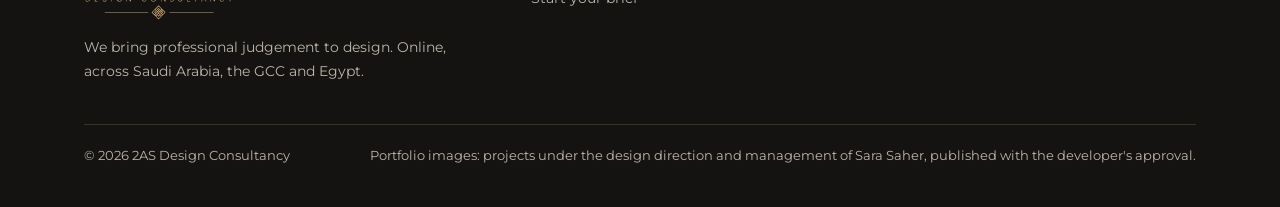
<file: approach.html>
<!doctype html>
<html lang="en" dir="ltr">
<head>
<meta charset="utf-8">
<meta name="viewport" content="width=device-width, initial-scale=1">
<title>Our Approach · 2AS Design Consultancy</title>
<meta name="description" content="How 2AS judges a design: by how it will be lived in. Light, sound, air, heat, touch and movement, reviewed for real users and resolved before construction.">
<link rel="icon" href="2AS_mark_charcoal.svg" type="image/svg+xml">
<link rel="preconnect" href="https://fonts.googleapis.com"><link rel="preconnect" href="https://fonts.gstatic.com" crossorigin>
<link href="https://fonts.googleapis.com/css2?family=Cormorant+Garamond:ital,wght@0,500;0,600;1,500&family=Montserrat:wght@400;500;600&family=El+Messiri:wght@500;600&family=IBM+Plex+Sans+Arabic:wght@400;500;600&display=swap" rel="stylesheet">
<link rel="stylesheet" href="site.css">
</head>
<body data-page="approach">
<header id="site-head"></header>
<main id="main">

<section class="page-hero">
  <div class="wrap">
    <div class="label"><span lang="en">Our approach</span><span lang="ar">منهجيتنا</span></div>
    <h1><span lang="en">From nature to human experience.</span><span lang="ar">من الطبيعة إلى تجربة الإنسان.</span></h1>
    <p class="lead"><span lang="en">We bring professional judgement to how spaces are experienced, not only to how they look.</span><span lang="ar">نُضيف حُكمًا مهنيًا إلى طريقة عيش المساحة، لا إلى شكلها فقط.</span></p>
    <p><span lang="en">Design shapes the light, sound, air, temperature, materials and movement people meet in a space. These conditions make some experiences more likely. They don't guarantee the same feeling for everyone. So we design for the actual users, review for conflicts, and check what we can.</span><span lang="ar">يشكّل التصميم الضوء والصوت والهواء والحرارة والخامات والحركة التي يقابلها الناس في المساحة. هذه الظروف تجعل بعض التجارب أكثر احتمالًا، لكنها لا تضمن الإحساس نفسه للجميع. لذلك نصمّم للمستخدمين الحقيقيين، ونراجع التعارضات، ونتحقق مما يمكن التحقق منه.</span></p>
  </div>
</section>

<!-- PRINCIPLES -->
<section class="paper">
  <div class="wrap">
    <div class="sec-head">
      <div class="label"><span lang="en">Seven principles</span><span lang="ar">سبعة مبادئ</span></div>
      <h2><span lang="en">What we check in every design.</span><span lang="ar">ما نراجعه في كل تصميم.</span></h2>
    </div>
    <div class="svc-grid">
      <article class="svc"><div class="num">01</div><h3><span lang="en">People first</span><span lang="ar">الإنسان أولًا</span></h3><p><span lang="en">Every user, not the photograph: family, guests, children, elders, staff and maintenance. Separate routes where they are needed.</span><span lang="ar">نصمّم لكل مستخدم، لا للصورة: الأسرة والضيوف والأطفال وكبار السن والعاملون والصيانة، مع فصل المسارات عند الحاجة.</span></p></article>
      <article class="svc"><div class="num">02</div><h3><span lang="en">Light and view before decoration</span><span lang="ar">الضوء والإطلالة قبل الزخرفة</span></h3><p><span lang="en">Sun, glare and views shape the layout. Matte where light is strong. One light temperature per zone.</span><span lang="ar">الشمس والوهج والإطلالة تحدد التوزيع، وأسطح مطفية حيث يشتد الضوء، ودرجة إضاءة واحدة لكل منطقة.</span></p></article>
      <article class="svc"><div class="num">03</div><h3><span lang="en">Quiet by design</span><span lang="ar">الهدوء قرار تصميمي</span></h3><p><span lang="en">Rest away from noise sources. Acoustic privacy between guests and family. No background music by default in shared spaces.</span><span lang="ar">أماكن الراحة بعيدًا عن مصادر الضوضاء، وخصوصية صوتية بين الضيوف والأسرة، ولا موسيقى خلفية افتراضيًا في المساحات المشتركة.</span></p></article>
      <article class="svc"><div class="num">04</div><h3><span lang="en">Touch and material honesty</span><span lang="ar">اللمس وصدق الخامة</span></h3><p><span lang="en">What you touch every day matters more than what you see once. Warm materials at contact points, safe and cleanable finishes, few materials.</span><span lang="ar">ما تلمسه كل يوم أهم مما تراه مرة: خامات دافئة عند نقاط اللمس، وتشطيبات آمنة وسهلة التنظيف، وعدد محدود من الخامات.</span></p></article>
      <article class="svc"><div class="num">05</div><h3><span lang="en">Comfort in a hot climate</span><span lang="ar">الراحة في مناخ حار</span></h3><p><span lang="en">Shade before planting, transition zones at entrances, air movement, outdoor seating placed by the sun's path.</span><span lang="ar">الظل قبل النباتات، ومناطق انتقالية عند المداخل، وحركة الهواء، وجلسات خارجية موزّعة حسب مسار الشمس.</span></p></article>
      <article class="svc"><div class="num">06</div><h3><span lang="en">Natural air and scent first</span><span lang="ar">الهواء والرائحة الطبيعية أولًا</span></h3><p><span lang="en">Odour sources placed away from living areas. Scent comes from planting, materials and fresh air. No added fragrance by default.</span><span lang="ar">مصادر الروائح بعيدة عن أماكن المعيشة، والرائحة من النباتات والخامات والهواء النقي، ولا عطور مضافة افتراضيًا.</span></p></article>
      <article class="svc"><div class="num">07</div><h3><span lang="en">Nature's logic, not its costume</span><span lang="ar">منطق الطبيعة لا شكلها</span></h3><p><span lang="en">Palettes and textures drawn from natural observation, and real contact with nature through daylight, planting and views. A moodboard is a hypothesis, not proof.</span><span lang="ar">ألوان وملامس مستلهمة من ملاحظة الطبيعة، وتواصل حقيقي معها عبر ضوء النهار والنباتات والإطلالة. ولوحة الإلهام فرضية، لا دليل.</span></p></article>
      <article class="svc"><div class="num">+</div><h3><span lang="en">Sensory inclusion</span><span lang="ar">مراعاة الحساسيات</span></h3><p><span lang="en">Contrast at edges and steps, no sensory overload, and attention to fragrance, light and noise sensitivities and to older users.</span><span lang="ar">تباين واضح عند الحواف والدرج، وتجنّب الإفراط الحسي، ومراعاة حساسية العطور والضوء والضوضاء، وكبار السن.</span></p></article>
    </div>
  </div>
</section>

<!-- METHOD -->
<section class="dark">
  <div class="wrap">
    <div class="sec-head">
      <div class="label"><span lang="en">The 2AS Method · with the experience question</span><span lang="ar">منهجية 2AS · مع سؤال التجربة</span></div>
      <h2><span lang="en">Eight stages. One question at each.</span><span lang="ar">ثماني مراحل، وسؤال في كل مرحلة.</span></h2>
    </div>
    <div class="method">
      <div class="step"><span class="n">01</span><b><span lang="en">BRIEF</span><span lang="ar">الموجز</span></b><p><span lang="en">Who uses each space, and when?</span><span lang="ar">من يستخدم كل مساحة، ومتى؟</span></p></div>
      <div class="step"><span class="n">02</span><b><span lang="en">ANALYZE</span><span lang="ar">التحليل</span></b><p><span lang="en">Where do sun, noise and odours come from?</span><span lang="ar">من أين تأتي الشمس والضوضاء والروائح؟</span></p></div>
      <div class="step"><span class="n">03</span><b><span lang="en">REVIEW</span><span lang="ar">المراجعة</span></b><p><span lang="en">Which conflicts would people feel every day?</span><span lang="ar">ما التعارضات التي سيشعر بها الناس يوميًا؟</span></p></div>
      <div class="step"><span class="n">04</span><b><span lang="en">DEFINE</span><span lang="ar">التحديد</span></b><p><span lang="en">Can each atmosphere word be checked on a drawing?</span><span lang="ar">هل يمكن التحقق من كل وصف للأجواء على المخطط؟</span></p></div>
      <div class="step"><span class="n">05</span><b><span lang="en">DESIGN</span><span lang="ar">التصميم</span></b><p><span lang="en">Does the palette fit the climate, budget and maintenance?</span><span lang="ar">هل تناسب الخامات المناخ والميزانية والصيانة؟</span></p></div>
      <div class="step"><span class="n">06</span><b><span lang="en">COORDINATE</span><span lang="ar">التنسيق</span></b><p><span lang="en">Are lighting, acoustics and air handled by the right specialist?</span><span lang="ar">هل تتولى الإضاءة والصوت والتهوية الجهات المتخصصة المناسبة؟</span></p></div>
      <div class="step"><span class="n">07</span><b><span lang="en">DOCUMENT</span><span lang="ar">التوثيق</span></b><p><span lang="en">Is every decision in a drawing or specification?</span><span lang="ar">هل كل قرار موثّق في مخطط أو مواصفة؟</span></p></div>
      <div class="step"><span class="n">08</span><b><span lang="en">DELIVER</span><span lang="ar">التسليم</span></b><p><span lang="en">After move-in, how does it actually feel?</span><span lang="ar">بعد السكن، كيف يبدو المكان فعلًا؟</span></p></div>
    </div>
  </div>
</section>

<!-- TIERS -->
<section>
  <div class="wrap">
    <div class="sec-head">
      <div class="label"><span lang="en">How it is delivered</span><span lang="ar">كيف نقدّمها</span></div>
      <h2><span lang="en">Standard in every project. Deeper when it is needed.</span><span lang="ar">أساسية في كل مشروع، وأعمق عند الحاجة.</span></h2>
    </div>
    <div class="levels">
      <article class="level"><div class="label"><span lang="en">Standard</span><span lang="ar">أساسية</span></div><h3><span lang="en">In every service</span><span lang="ar">في كل خدمة</span></h3><ul>
        <li><span lang="en">User groups and circulation</span><span lang="ar">فئات المستخدمين والحركة</span></li>
        <li><span lang="en">Light, glare and view review</span><span lang="ar">مراجعة الضوء والوهج والإطلالة</span></li>
        <li><span lang="en">Noise and odour-source check</span><span lang="ar">مراجعة مصادر الضوضاء والروائح</span></li>
        <li><span lang="en">Touch-zone materials and accessibility basics</span><span lang="ar">خامات نقاط اللمس وأساسيات الإتاحة</span></li></ul></article>
      <article class="level"><div class="label"><span lang="en">Enhanced</span><span lang="ar">متقدمة</span></div><h3><span lang="en">Quoted per project</span><span lang="ar">بعرض سعر لكل مشروع</span></h3><ul>
        <li><span lang="en">Journey mapping per user group</span><span lang="ar">رحلة كل فئة من المستخدمين</span></li>
        <li><span lang="en">Nature-to-material studies</span><span lang="ar">دراسات من الطبيعة إلى الخامة</span></li>
        <li><span lang="en">Lighting-scene concept</span><span lang="ar">مفهوم مشاهد الإضاءة</span></li>
        <li><span lang="en">Online client workshop</span><span lang="ar">ورشة عمل أونلاين مع العميل</span></li></ul></article>
      <article class="level"><div class="label"><span lang="en">Specialist</span><span lang="ar">متخصصة</span></div><h3><span lang="en">Through our user-experience consultancy partner</span><span lang="ar">من خلال شريكنا الاستشاري في تجربة المستخدم</span></h3><ul>
        <li><span lang="en">Acoustic and lighting measurement or simulation</span><span lang="ar">قياس أو محاكاة الصوت والإضاءة</span></li>
        <li><span lang="en">Post-occupancy evaluation</span><span lang="ar">تقييم ما بعد الإشغال</span></li>
        <li><span lang="en">Scent strategy, when the operator wants one</span><span lang="ar">استراتيجية الروائح، حين يطلبها المشغّل</span></li></ul>
        <p class="for"><span lang="en">Coordinated by 2AS as your single point of contact.</span><span lang="ar">بتنسيق من 2AS كنقطة تواصل واحدة.</span></p></article>
    </div>
  </div>
</section>

<!-- HOSPITALITY -->
<section class="paper">
  <div class="wrap statement">
    <div style="display:grid;gap:18px;align-content:start">
      <div class="label"><span lang="en">For hospitality and serviced apartments</span><span lang="ar">للضيافة والشقق الفندقية</span></div>
      <h2><span lang="en">Luxury is not more.</span><span lang="ar">الفخامة ليست في الإكثار.</span></h2>
      <p class="lead"><span lang="en">More scent, music, effects or materials don't make a stay better. Quiet, control, privacy, clear movement and finishes that survive housekeeping often do.</span><span lang="ar">الإكثار من العطور والموسيقى والمؤثرات والخامات لا يجعل الإقامة أفضل؛ أما الهدوء، والتحكم، والخصوصية، ووضوح الحركة، وتشطيبات تتحمل التنظيف اليومي، فغالبًا ما تفعل.</span></p>
      <div><a class="btn" href="brief.html?service=review"><span lang="en">Request a design review</span><span lang="ar">اطلب مراجعة تصميم</span></a></div>
    </div>
    <div class="tbl-wrap"><table class="tbl fit">
      <thead><tr><th><span lang="en">Guest journey</span><span lang="ar">رحلة الضيف</span></th><th><span lang="en">What we review</span><span lang="ar">ما نراجعه</span></th></tr></thead>
      <tbody>
        <tr><td><span lang="en">Arrival &amp; threshold</span><span lang="ar">الوصول والمدخل</span></td><td><span lang="en">Shade, a legible entrance, eyes adjusting from bright sun</span><span lang="ar">الظل، ووضوح المدخل، وتدرّج الضوء من الشمس القوية</span></td></tr>
        <tr><td><span lang="en">Reception</span><span lang="ar">الاستقبال</span></td><td><span lang="en">Sightline to the door, speech privacy, queue space</span><span lang="ar">رؤية الباب، وخصوصية الحديث، ومساحة الانتظار</span></td></tr>
        <tr><td><span lang="en">Wayfinding</span><span lang="ar">الوصول للغرفة</span></td><td><span lang="en">Clear decision points, quiet corridors</span><span lang="ar">نقاط قرار واضحة، وممرات هادئة</span></td></tr>
        <tr><td><span lang="en">The room</span><span lang="ar">الغرفة</span></td><td><span lang="en">Reveal sequence, blackout, noise, bedside control</span><span lang="ar">تسلسل الدخول، والإظلام، والضوضاء، والتحكم من السرير</span></td></tr>
        <tr><td><span lang="en">Shared &amp; outdoor</span><span lang="ar">المساحات المشتركة والخارجية</span></td><td><span lang="en">Acoustics, shade, privacy, non-slip, maintenance</span><span lang="ar">الصوت، والظل، والخصوصية، ومقاومة الانزلاق، والصيانة</span></td></tr>
      </tbody>
    </table></div>
  </div>
</section>

<!-- WHAT WE DON'T CLAIM -->
<section>
  <div class="wrap statement">
    <div style="display:grid;gap:14px;align-content:start">
      <div class="label"><span lang="en">What we don't claim</span><span lang="ar">ما لا ندّعيه</span></div>
      <h2><span lang="en">Evidence where it exists. Hypotheses labelled as such.</span><span lang="ar">الدليل حيث يوجد، والفرضية نسمّيها فرضية.</span></h2>
    </div>
    <div style="display:grid;gap:14px">
      <p><span lang="en">We don't promise health outcomes, higher property value or more bookings from design choices. Where we use research on daylight, views, noise or comfort, we say how strong it is. Where an idea is a design hypothesis, we label it, and we ask for your feedback after you move in.</span><span lang="ar">لا نَعِد بنتائج صحية، ولا بارتفاع قيمة العقار أو زيادة الحجوزات بسبب قرارات التصميم. حين نستند إلى أبحاث عن ضوء النهار أو الإطلالة أو الضوضاء أو الراحة نوضّح مدى قوتها، وحين تكون الفكرة فرضية تصميمية نُسمّيها كذلك، ونسألك عن رأيك بعد السكن.</span></p>
      <p class="muted"><span lang="en">This approach is applied to 2AS projects from 2026. It is not claimed retroactively for the founder's earlier work.</span><span lang="ar">تُطبَّق هذه المنهجية على مشاريع 2AS منذ 2026، ولا تُنسب بأثر رجعي إلى أعمال المؤسِّسة السابقة.</span></p>
      <div><a class="btn" href="brief.html"><span lang="en">Start your brief</span><span lang="ar">ابدأ الاستبيان</span></a></div>
    </div>
  </div>
</section>

</main>
<footer id="site-foot"></footer>
<script src="site.js"></script>
</body>
</html>
</file>
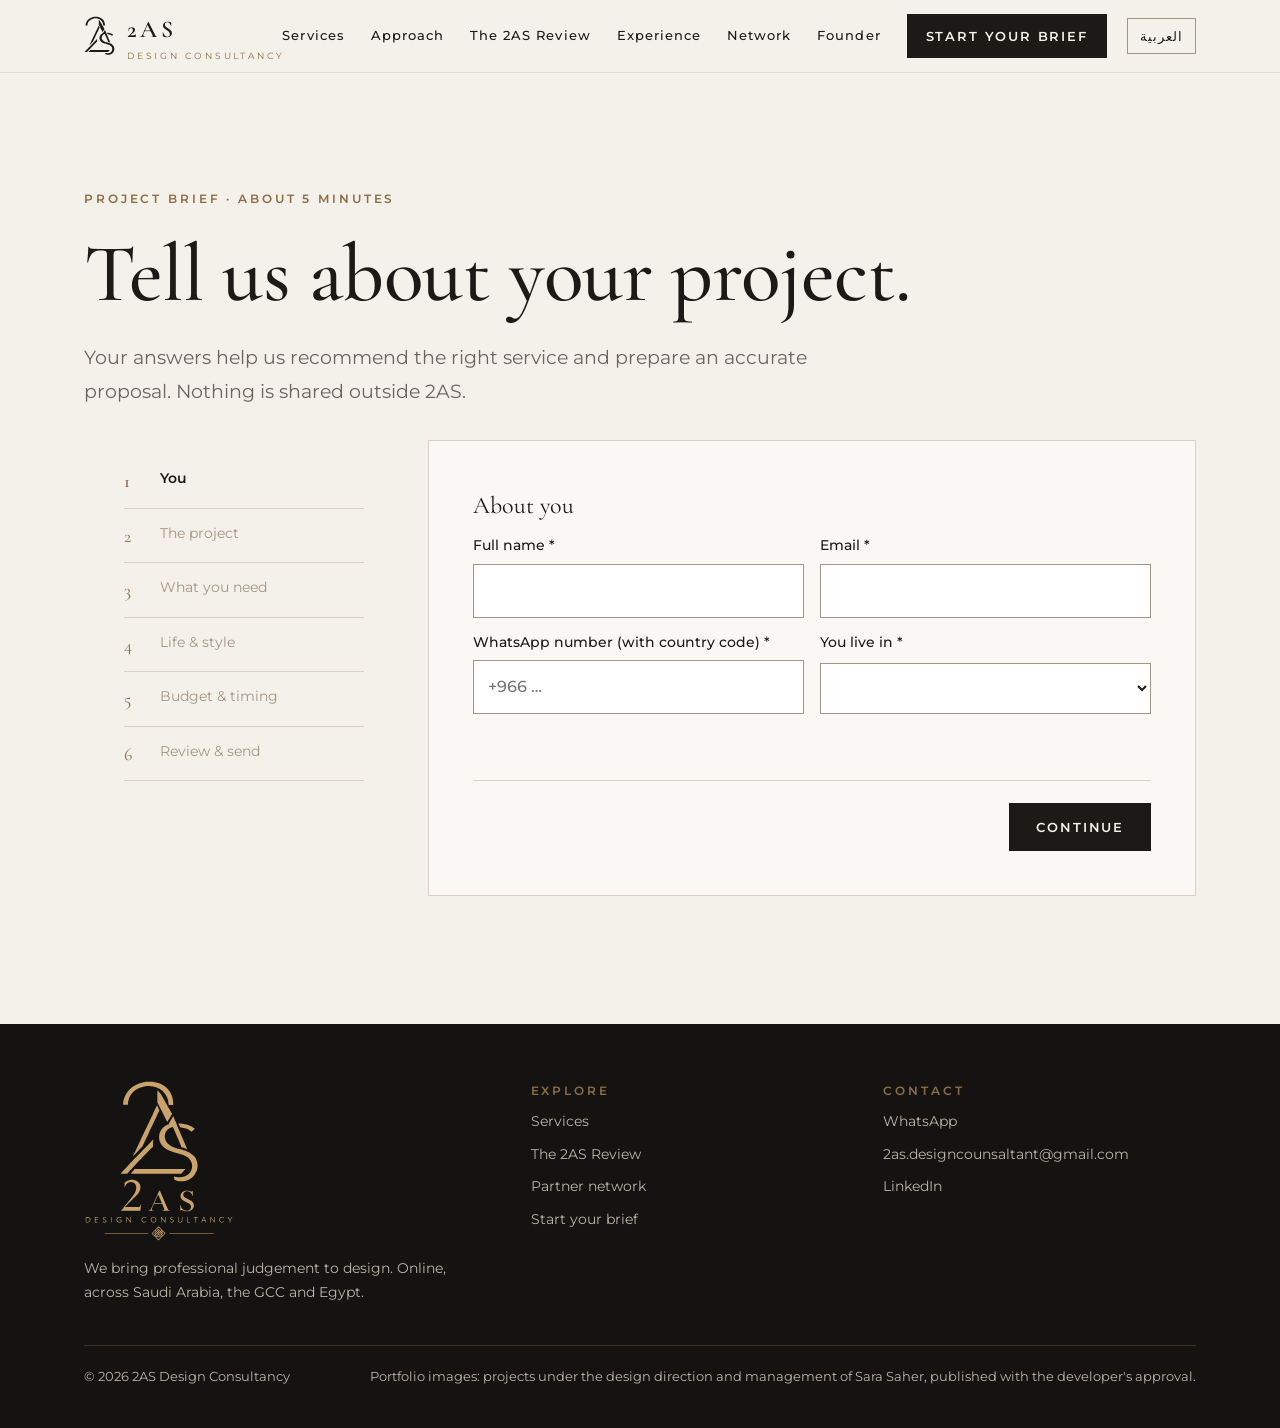
<file: brief.html>
<!doctype html>
<html lang="en" dir="ltr">
<head>
<meta charset="utf-8">
<meta name="viewport" content="width=device-width, initial-scale=1">
<title>Start your brief · 2AS Design Consultancy</title>
<meta name="description" content="Tell 2AS about your project in a few minutes. We recommend the right service and prepare a proposal.">
<link rel="icon" href="2AS_mark_charcoal.svg" type="image/svg+xml">
<link rel="preconnect" href="https://fonts.googleapis.com"><link rel="preconnect" href="https://fonts.gstatic.com" crossorigin>
<link href="https://fonts.googleapis.com/css2?family=Cormorant+Garamond:ital,wght@0,500;0,600;1,500&family=Montserrat:wght@400;500;600&family=El+Messiri:wght@500;600&family=IBM+Plex+Sans+Arabic:wght@400;500;600&display=swap" rel="stylesheet">
<link rel="stylesheet" href="site.css">
</head>
<body data-page="brief">
<header id="site-head"></header>
<main id="main">

<section class="page-hero" style="padding-bottom:32px">
  <div class="wrap">
    <div class="label"><span lang="en">Project brief · about 5 minutes</span><span lang="ar">استبيان المشروع · حوالي 5 دقائق</span></div>
    <h1><span lang="en">Tell us about your project.</span><span lang="ar">أخبرنا عن مشروعك.</span></h1>
    <p class="lead"><span lang="en">Your answers help us recommend the right service and prepare an accurate proposal. Nothing is shared outside 2AS.</span><span lang="ar">تساعدنا إجاباتك على ترشيح الخدمة الأنسب وإعداد عرض دقيق، ولا تُشارك خارج 2AS.</span></p>
  </div>
</section>

<section style="padding-top:0">
  <div class="wrap brief">
    <nav aria-label="Brief steps"><ol class="steps-nav" id="steps-nav">
      <li data-s="1"><span class="n">1</span><span class="lbl"><span lang="en">You</span><span lang="ar">بياناتك</span></span></li>
      <li data-s="2"><span class="n">2</span><span class="lbl"><span lang="en">The project</span><span lang="ar">المشروع</span></span></li>
      <li data-s="3"><span class="n">3</span><span class="lbl"><span lang="en">What you need</span><span lang="ar">ما تحتاجه</span></span></li>
      <li data-s="4"><span class="n">4</span><span class="lbl"><span lang="en">Life &amp; style</span><span lang="ar">الحياة والطابع</span></span></li>
      <li data-s="5"><span class="n">5</span><span class="lbl"><span lang="en">Budget &amp; timing</span><span lang="ar">الميزانية والتوقيت</span></span></li>
      <li data-s="6"><span class="n">6</span><span class="lbl"><span lang="en">Review &amp; send</span><span lang="ar">المراجعة والإرسال</span></span></li>
    </ol></nav>

    <form class="panel" id="brief-form" novalidate>
      <!-- STEP 1 -->
      <fieldset data-step="1">
        <legend><span lang="en">About you</span><span lang="ar">بياناتك</span></legend>
        <div class="row2">
          <label class="f" for="name"><span><span lang="en">Full name</span><span lang="ar">الاسم بالكامل</span> *</span><input id="name" name="name" type="text" autocomplete="name" required></label>
          <label class="f" for="email"><span><span lang="en">Email</span><span lang="ar">البريد الإلكتروني</span> *</span><input id="email" name="email" type="email" autocomplete="email" required></label>
        </div>
        <div class="row2">
          <label class="f" for="phone"><span><span lang="en">WhatsApp number (with country code)</span><span lang="ar">رقم واتساب (مع كود الدولة)</span> *</span><input id="phone" name="phone" type="tel" autocomplete="tel" placeholder="+966 …" required></label>
          <label class="f" for="country"><span><span lang="en">You live in</span><span lang="ar">مكان إقامتك</span> *</span>
            <select id="country" name="country" required>
              <option value=""></option><option>Saudi Arabia</option><option>United Arab Emirates</option><option>Qatar</option><option>Kuwait</option><option>Bahrain</option><option>Oman</option><option>Egypt</option><option>Other</option>
            </select></label>
        </div>
      </fieldset>

      <!-- STEP 2 -->
      <fieldset data-step="2" hidden>
        <legend><span lang="en">The project</span><span lang="ar">المشروع</span></legend>
        <div class="f"><span><span lang="en">Property type</span><span lang="ar">نوع العقار</span> *</span></div>
        <div class="opts" role="radiogroup">
          <label class="opt"><input type="radio" name="ptype" value="Apartment" required><span><span lang="en">Apartment</span><span lang="ar">شقة</span></span></label>
          <label class="opt"><input type="radio" name="ptype" value="Duplex / penthouse"><span><span lang="en">Duplex / penthouse</span><span lang="ar">دوبلكس / بنتهاوس</span></span></label>
          <label class="opt"><input type="radio" name="ptype" value="Villa / townhouse"><span><span lang="en">Villa / townhouse</span><span lang="ar">فيلا / تاون هاوس</span></span></label>
          <label class="opt"><input type="radio" name="ptype" value="Residential building"><span><span lang="en">Residential building</span><span lang="ar">عمارة سكنية</span></span></label>
          <label class="opt"><input type="radio" name="ptype" value="Serviced apartments / hospitality"><span><span lang="en">Serviced apartments / hospitality</span><span lang="ar">شقق فندقية / ضيافة</span></span></label>
          <label class="opt"><input type="radio" name="ptype" value="Commercial / office"><span><span lang="en">Commercial / office</span><span lang="ar">تجاري / مكتب</span></span></label>
          <label class="opt"><input type="radio" name="ptype" value="Outdoor / rooftop only"><span><span lang="en">Outdoor / rooftop only</span><span lang="ar">مساحة خارجية / سطح فقط</span></span></label>
        </div>
        <div class="f" style="margin-top:8px"><span><span lang="en">Where is the project today?</span><span lang="ar">أين يقف المشروع الآن؟</span> *</span></div>
        <div class="opts" role="radiogroup">
          <label class="opt"><input type="radio" name="status" value="empty" required><span><span lang="en">Empty space, no design yet</span><span lang="ar">مساحة فارغة دون تصميم</span></span></label>
          <label class="opt"><input type="radio" name="status" value="moodboard"><span><span lang="en">I have references / a moodboard</span><span lang="ar">لديّ صور مرجعية / لوحة إلهام</span></span></label>
          <label class="opt"><input type="radio" name="status" value="layout"><span><span lang="en">I have a layout or design</span><span lang="ar">لديّ توزيع أو تصميم</span></span></label>
          <label class="opt"><input type="radio" name="status" value="3d"><span><span lang="en">I have 3D, but no working drawings</span><span lang="ar">لديّ 3D دون مخططات تنفيذية</span></span></label>
          <label class="opt"><input type="radio" name="status" value="construction"><span><span lang="en">Under construction / finishing</span><span lang="ar">تحت الإنشاء / التشطيب</span></span></label>
        </div>
        <div class="row2" style="margin-top:8px">
          <label class="f" for="area"><span><span lang="en">Approximate area (m²)</span><span lang="ar">المساحة التقريبية (م²)</span></span><input id="area" name="area" type="number" min="0" inputmode="numeric"></label>
          <label class="f" for="spaces"><span><span lang="en">Number of rooms / spaces to design</span><span lang="ar">عدد الغرف / الفراغات المطلوب تصميمها</span></span><input id="spaces" name="spaces" type="number" min="0" inputmode="numeric"></label>
        </div>
        <label class="f" for="plocation"><span><span lang="en">Project location (city / compound)</span><span lang="ar">موقع المشروع (المدينة / الكمبوند)</span> *</span><input id="plocation" name="plocation" type="text" required></label>
      </fieldset>

      <!-- STEP 3 -->
      <fieldset data-step="3" hidden>
        <legend><span lang="en">What do you need?</span><span lang="ar">ما الذي تحتاجه؟</span></legend>
        <p class="note"><span lang="en">Choose all that apply. Not sure? Leave it to us: we'll recommend.</span><span lang="ar">اختر كل ما ينطبق. لست متأكدًا؟ اترك الأمر لنا وسنرشّح لك.</span></p>
        <div class="opts">
          <label class="opt"><input type="checkbox" name="svc" value="Consultation"><span><span lang="en">Design consultation</span><span lang="ar">استشارة تصميم</span></span></label>
          <label class="opt"><input type="checkbox" name="svc" value="Review L1 Style"><span><span lang="en">Review · Style coherence</span><span lang="ar">مراجعة · اتساق الطابع</span></span></label>
          <label class="opt"><input type="checkbox" name="svc" value="Review L2 Layout"><span><span lang="en">Review · Layout &amp; function</span><span lang="ar">مراجعة · التوزيع والوظيفة</span></span></label>
          <label class="opt"><input type="checkbox" name="svc" value="Review L3 Full report"><span><span lang="en">Review · Full report</span><span lang="ar">مراجعة · تقرير متكامل</span></span></label>
          <label class="opt"><input type="checkbox" name="svc" value="Concept & moodboard"><span><span lang="en">Concept &amp; moodboard</span><span lang="ar">الفكرة ولوحة الإلهام</span></span></label>
          <label class="opt"><input type="checkbox" name="svc" value="Full interior design"><span><span lang="en">Full interior design</span><span lang="ar">تصميم داخلي متكامل</span></span></label>
          <label class="opt"><input type="checkbox" name="svc" value="Working drawings"><span><span lang="en">Working drawings</span><span lang="ar">مخططات تنفيذية</span></span></label>
          <label class="opt"><input type="checkbox" name="svc" value="Landscape"><span><span lang="en">Landscape / rooftop</span><span lang="ar">مساحات خارجية / سطح</span></span></label>
          <label class="opt"><input type="checkbox" name="svc" value="Partner: engineering"><span><span lang="en">Engineering (partner)</span><span lang="ar">خدمات هندسية (شريك)</span></span></label>
          <label class="opt"><input type="checkbox" name="svc" value="Partner: visualization"><span><span lang="en">Visualization / exhibition (partner)</span><span lang="ar">إظهار / معارض (شريك)</span></span></label>
          <label class="opt"><input type="checkbox" name="svc" value="Partner: creative"><span><span lang="en">Branding / campaigns (partner)</span><span lang="ar">هوية / حملات (شريك)</span></span></label>
          <label class="opt"><input type="checkbox" name="svc" value="Partner: off-plan"><span><span lang="en">Off-plan presentation (partner)</span><span lang="ar">عرض على الخارطة (شريك)</span></span></label>
        </div>
      </fieldset>

      <!-- STEP 4 -->
      <fieldset data-step="4" hidden>
        <legend><span lang="en">Life &amp; style</span><span lang="ar">الحياة والطابع</span></legend>
        <div class="row2">
          <label class="f" for="household"><span><span lang="en">Who will use the space?</span><span lang="ar">من سيستخدم المساحة؟</span></span><input id="household" name="household" type="text" placeholder="e.g. 2 adults, 2 children"></label>
          <label class="f" for="guests"><span><span lang="en">How often do you host guests?</span><span lang="ar">كم مرة تستقبل ضيوفًا؟</span></span>
            <select id="guests" name="guests"><option value=""></option><option>Rarely</option><option>Monthly</option><option>Weekly</option><option>Very often (majlis needed)</option></select></label>
        </div>
        <div class="f"><span><span lang="en">Which direction feels closest? (up to 2)</span><span lang="ar">أي اتجاه هو الأقرب إليك؟ (حتى اختيارين)</span></span></div>
        <div class="styles" id="styles">
          <label class="style-card"><input type="checkbox" name="style" value="Japandi / natural"><span class="box"><img src="mena51-kitchen.webp" alt="" loading="lazy"><span class="t"><span lang="en">Japandi · natural</span><span lang="ar">ياباني إسكندنافي · طبيعي</span></span></span></label>
          <label class="style-card"><input type="checkbox" name="style" value="Warm minimal"><span class="box"><img src="yasmin-kids-twin.webp" alt="" loading="lazy"><span class="t"><span lang="en">Warm minimal</span><span lang="ar">بسيط دافئ</span></span></span></label>
          <label class="style-card"><input type="checkbox" name="style" value="Soft contemporary"><span class="box"><img src="mena51-living.webp" alt="" loading="lazy"><span class="t"><span lang="en">Soft contemporary</span><span lang="ar">معاصر ناعم</span></span></span></label>
          <label class="style-card"><input type="checkbox" name="style" value="Arabic / majlis heritage"><span class="box"><img src="stone-majlis.webp" alt="" loading="lazy"><span class="t"><span lang="en">Arabic heritage</span><span lang="ar">طابع عربي تراثي</span></span></span></label>
          <label class="style-card"><input type="checkbox" name="style" value="Bold modern"><span class="box"><img src="landmark901-kitchen-v.webp" alt="" loading="lazy"><span class="t"><span lang="en">Bold modern</span><span lang="ar">عصري جريء</span></span></span></label>
          <label class="style-card"><input type="checkbox" name="style" value="Playful / colour"><span class="box"><img src="mena28-bedroom.webp" alt="" loading="lazy"><span class="t"><span lang="en">Playful · colour</span><span lang="ar">مرح · ألوان</span></span></span></label>
        </div>
        <div class="f" style="margin-top:8px"><span><span lang="en">How clear is your vision?</span><span lang="ar">ما مدى وضوح رؤيتك؟</span></span></div>
        <div class="scale" role="radiogroup" aria-label="Vision clarity, 1 to 5">
          <label class="opt"><input type="radio" name="clarity" value="1"><span>1</span></label>
          <label class="opt"><input type="radio" name="clarity" value="2"><span>2</span></label>
          <label class="opt"><input type="radio" name="clarity" value="3"><span>3</span></label>
          <label class="opt"><input type="radio" name="clarity" value="4"><span>4</span></label>
          <label class="opt"><input type="radio" name="clarity" value="5"><span>5</span></label>
        </div>
        <p class="note"><span lang="en">1 = I need direction from the start · 5 = I know exactly what I want</span><span lang="ar">1 = أحتاج إلى توجيه من البداية · 5 = أعرف ما أريده بالضبط</span></p>
        <div class="f" style="margin-top:8px"><span><span lang="en">Anyone sensitive to… (optional)</span><span lang="ar">هل لدى أحد حساسية تجاه… (اختياري)</span></span></div>
        <div class="opts">
          <label class="opt"><input type="checkbox" name="sens" value="Strong light / glare"><span><span lang="en">Strong light / glare</span><span lang="ar">الضوء القوي / الوهج</span></span></label>
          <label class="opt"><input type="checkbox" name="sens" value="Noise"><span><span lang="en">Noise</span><span lang="ar">الضوضاء</span></span></label>
          <label class="opt"><input type="checkbox" name="sens" value="Heat"><span><span lang="en">Heat</span><span lang="ar">الحرارة</span></span></label>
          <label class="opt"><input type="checkbox" name="sens" value="Fragrance / smells"><span><span lang="en">Fragrance / smells</span><span lang="ar">العطور / الروائح</span></span></label>
        </div>
        <label class="f" for="feel"><span><span lang="en">How should the space feel? (optional)</span><span lang="ar">كيف تريد أن تشعر في المساحة؟ (اختياري)</span></span><input id="feel" name="feel" type="text" placeholder="e.g. calm, bright, warm for guests"></label>
      </fieldset>

      <!-- STEP 5 -->
      <fieldset data-step="5" hidden>
        <legend><span lang="en">Budget &amp; timing</span><span lang="ar">الميزانية والتوقيت</span></legend>
        <div class="row2">
          <label class="f" for="currency"><span><span lang="en">Currency</span><span lang="ar">العملة</span></span>
            <select id="currency" name="currency"><option>SAR</option><option>AED</option><option>QAR</option><option>EGP</option><option>USD</option></select></label>
          <label class="f" for="budget"><span><span lang="en">Approximate execution budget (finishing + furniture)</span><span lang="ar">ميزانية التنفيذ التقريبية (تشطيب + أثاث)</span></span><input id="budget" name="budget" type="text" placeholder="e.g. 350,000"></label>
        </div>
        <div class="row2">
          <label class="f" for="start"><span><span lang="en">When should execution start?</span><span lang="ar">متى يبدأ التنفيذ؟</span></span>
            <select id="start" name="start"><option value=""></option><option>Within 1 month</option><option>1–3 months</option><option>3–6 months</option><option>Later / not decided</option></select></label>
          <label class="f" for="files"><span><span lang="en">Link to plans / photos (Drive, WeTransfer…)</span><span lang="ar">رابط المخططات / الصور (Drive، WeTransfer…)</span></span><input id="files" name="files" type="url" placeholder="https://"></label>
        </div>
        <label class="f" for="notes"><span><span lang="en">Anything else we should know?</span><span lang="ar">هل هناك ما تودّ إضافته؟</span></span><textarea id="notes" name="notes"></textarea></label>
        <p class="note"><span lang="en">Please don't share confidential drawings publicly; a private link is enough. We'll ask for files after we talk.</span><span lang="ar">يكفي رابط خاص للملفات، وسنطلب المزيد بعد مكالمتنا.</span></p>
      </fieldset>

      <!-- STEP 6 -->
      <fieldset data-step="6" hidden>
        <legend><span lang="en">Review &amp; send</span><span lang="ar">المراجعة والإرسال</span></legend>
        <div class="reco" id="reco"></div>
        <div class="summary" id="summary"></div>
        <label class="opt" style="max-width:none"><input type="checkbox" id="consent" required><span><span lang="en">I agree that 2AS may contact me about this project by email or WhatsApp.</span><span lang="ar">أوافق على تواصل 2AS معي بخصوص المشروع عبر البريد أو واتساب.</span></span></label>
      </fieldset>

      <div id="done" hidden style="display:grid;gap:16px">
        <h2><span lang="en">Thank you. Your brief is with us.</span><span lang="ar">شكرًا لك، وصلنا استبيانك.</span></h2>
        <p class="lead"><span lang="en">We'll review it and contact you within 2 working days to arrange a short introductory call.</span><span lang="ar">سنراجعه ونتواصل معك خلال يومي عمل لترتيب مكالمة تعارف قصيرة.</span></p>
        <div><a class="btn" id="wa-done" href="#" target="_blank" rel="noopener"><span lang="en">Continue on WhatsApp</span><span lang="ar">تابِع عبر واتساب</span></a></div>
      </div>

      <p class="err" id="err" role="alert"></p>
      <div class="form-nav" id="form-nav">
        <button type="button" class="btn ghost" id="prev"><span lang="en">Back</span><span lang="ar">السابق</span></button>
        <button type="button" class="btn" id="next"><span lang="en">Continue</span><span lang="ar">التالي</span></button>
        <button type="submit" class="btn" id="send" hidden><span lang="en">Send brief</span><span lang="ar">إرسال الاستبيان</span></button>
      </div>
    </form>
  </div>
</section>

</main>
<footer id="site-foot"></footer>
<script src="site.js"></script>
<script src="brief.js"></script>
</body>
</html>
</file>
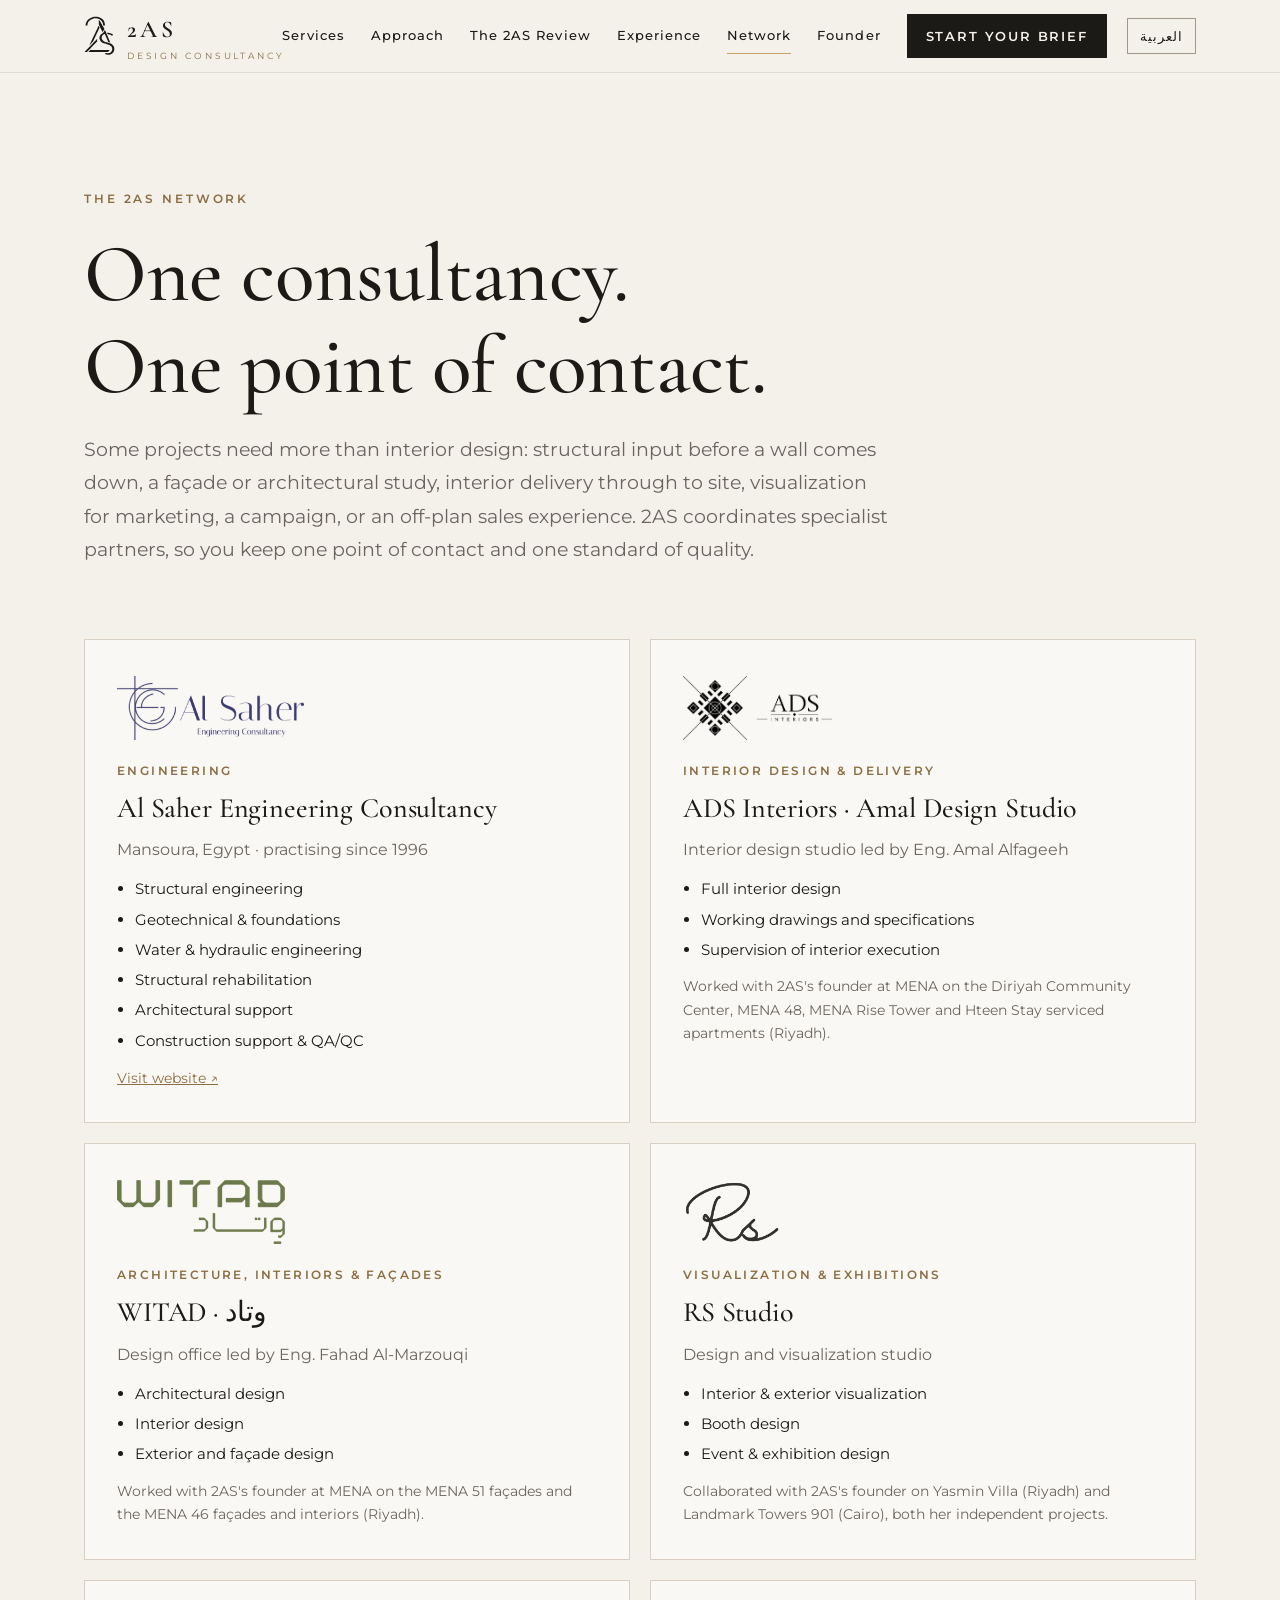
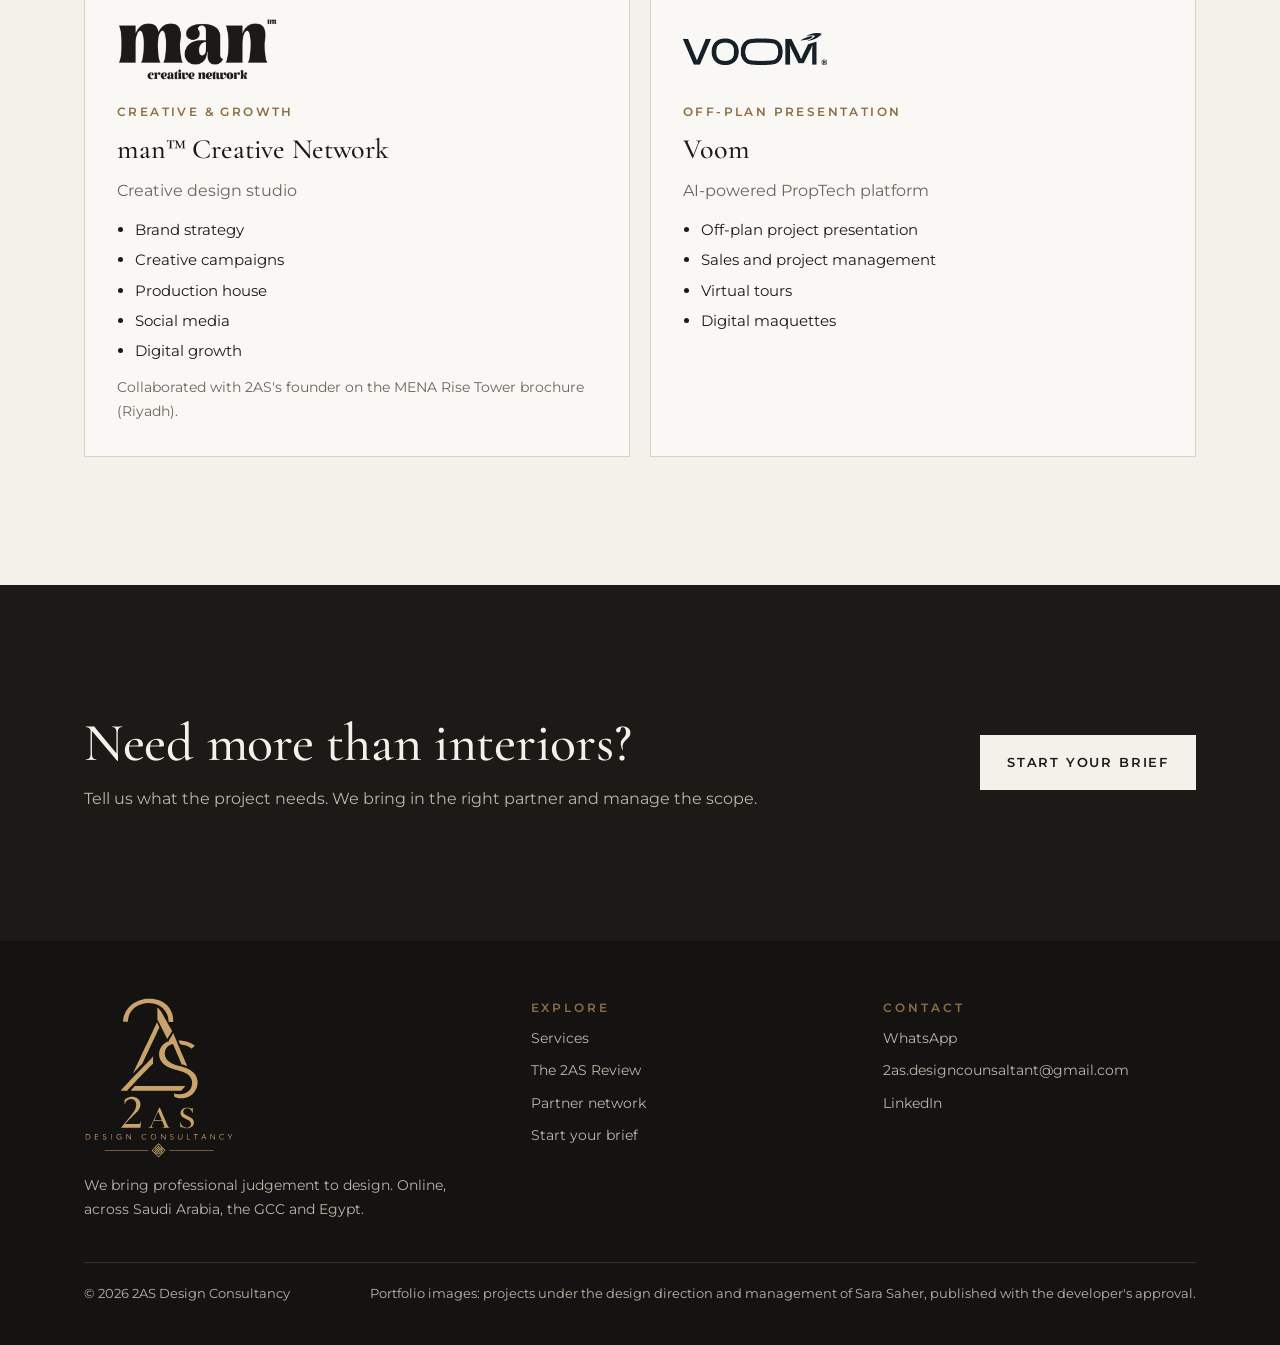
<file: partners.html>
<!doctype html>
<html lang="en" dir="ltr">
<head>
<meta charset="utf-8">
<meta name="viewport" content="width=device-width, initial-scale=1">
<title>2AS Partner Network · Engineering, Architecture, Interiors, Visualization, Creative, PropTech</title>
<meta name="description" content="2AS coordinates a vetted network of specialist partners: engineering, architecture and façades, interior delivery, visualization, creative and off-plan presentation. One consultancy, one point of contact.">
<link rel="icon" href="2AS_mark_charcoal.svg" type="image/svg+xml">
<link rel="preconnect" href="https://fonts.googleapis.com"><link rel="preconnect" href="https://fonts.gstatic.com" crossorigin>
<link href="https://fonts.googleapis.com/css2?family=Cormorant+Garamond:ital,wght@0,500;0,600;1,500&family=Montserrat:wght@400;500;600&family=El+Messiri:wght@500;600&family=IBM+Plex+Sans+Arabic:wght@400;500;600&display=swap" rel="stylesheet">
<link rel="stylesheet" href="site.css">
</head>
<body data-page="partners">
<header id="site-head"></header>
<main id="main">

<section class="page-hero">
  <div class="wrap">
    <div class="label"><span lang="en">The 2AS network</span><span lang="ar">شبكة 2AS</span></div>
    <h1><span lang="en">One consultancy. One point of contact.</span><span lang="ar">مكتب واحد، ونقطة تواصل واحدة.</span></h1>
    <p class="lead"><span lang="en">Some projects need more than interior design: structural input before a wall comes down, a façade or architectural study, interior delivery through to site, visualization for marketing, a campaign, or an off-plan sales experience. 2AS coordinates specialist partners, so you keep one point of contact and one standard of quality.</span><span lang="ar">بعض المشاريع تحتاج إلى أكثر من التصميم الداخلي: رأي إنشائي قبل إزالة جدار، أو دراسة معمارية أو للواجهات، أو تنفيذ للتصميم الداخلي حتى الموقع، أو إظهار معماري للتسويق، أو حملة إبداعية، أو تجربة بيع على الخارطة. ننسّق في 2AS مع شركاء متخصصين، لتبقى لديك نقطة تواصل واحدة ومعيار جودة واحد.</span></p>
  </div>
</section>

<section style="padding-top:0">
  <div class="wrap">
    <div class="partners">
      <article class="partner">
        <div class="plogo"><img src="partner-alsaher.png" alt="Al Saher Engineering Consultancy logo" width="187" height="64"></div><div class="scope"><span lang="en">Engineering</span><span lang="ar">الهندسة</span></div>
        <h3>Al Saher Engineering Consultancy</h3>
        <p class="muted"><span lang="en">Mansoura, Egypt · practising since 1996</span><span lang="ar">المنصورة، مصر · منذ 1996</span></p>
        <ul>
          <li><span lang="en">Structural engineering</span><span lang="ar">التصميم الإنشائي</span></li>
          <li><span lang="en">Geotechnical &amp; foundations</span><span lang="ar">الجيوتقنية والأساسات</span></li>
          <li><span lang="en">Water &amp; hydraulic engineering</span><span lang="ar">الهندسة المائية والهيدروليكية</span></li>
          <li><span lang="en">Structural rehabilitation</span><span lang="ar">الترميم والتدعيم الإنشائي</span></li>
          <li><span lang="en">Architectural support</span><span lang="ar">الدعم المعماري</span></li>
          <li><span lang="en">Construction support &amp; QA/QC</span><span lang="ar">دعم التنفيذ ومراقبة الجودة</span></li>
        </ul>
        <a class="ext" href="https://alsaher-eng.github.io/alsaher/" target="_blank" rel="noopener"><span lang="en">Visit website ↗</span><span lang="ar">زيارة الموقع ↗</span></a>
      </article>
      <article class="partner">
        <div class="plogo"><img src="partner-ads.png" alt="ADS Interiors logo" width="149" height="64"></div><div class="scope"><span lang="en">Interior design &amp; delivery</span><span lang="ar">التصميم الداخلي والتنفيذ</span></div>
        <h3>ADS Interiors · Amal Design Studio</h3>
        <p class="muted"><span lang="en">Interior design studio led by Eng. Amal Alfageeh</span><span lang="ar">استوديو تصميم داخلي بقيادة م. أمل الفقيه</span></p>
        <ul>
          <li><span lang="en">Full interior design</span><span lang="ar">التصميم الداخلي المتكامل</span></li>
          <li><span lang="en">Working drawings and specifications</span><span lang="ar">المخططات التنفيذية والمواصفات</span></li>
          <li><span lang="en">Supervision of interior execution</span><span lang="ar">الإشراف على تنفيذ التصميم الداخلي</span></li>
        </ul>
        <p class="note"><span lang="en">Worked with 2AS's founder at MENA on the Diriyah Community Center, MENA 48, MENA Rise Tower and Hteen Stay serviced apartments (Riyadh).</span><span lang="ar">عمل مع مؤسِّسة 2AS خلال عملها في MENA على مركز الدرعية المجتمعي، وMENA 48، وبرج MENA Rise، ومبنى الشقق المخدومة Hteen Stay بالرياض.</span></p>
      </article>
      <article class="partner">
        <div class="plogo"><img src="partner-witad.png" alt="WITAD logo" width="168" height="64"></div><div class="scope"><span lang="en">Architecture, interiors &amp; façades</span><span lang="ar">العمارة والداخلي والواجهات</span></div>
        <h3>WITAD · وتاد</h3>
        <p class="muted"><span lang="en">Design office led by Eng. Fahad Al-Marzouqi</span><span lang="ar">مكتب تصميم بقيادة م. فهد المرزوقي</span></p>
        <ul>
          <li><span lang="en">Architectural design</span><span lang="ar">التصميم المعماري</span></li>
          <li><span lang="en">Interior design</span><span lang="ar">التصميم الداخلي</span></li>
          <li><span lang="en">Exterior and façade design</span><span lang="ar">تصميم الواجهات الخارجية</span></li>
        </ul>
        <p class="note"><span lang="en">Worked with 2AS's founder at MENA on the MENA 51 façades and the MENA 46 façades and interiors (Riyadh).</span><span lang="ar">عمل مع مؤسِّسة 2AS خلال عملها في MENA على واجهات MENA 51، وواجهات وتصميم MENA 46 الداخلي بالرياض.</span></p>
      </article>      <article class="partner">
        <div class="plogo"><img src="partner-rs.png" alt="RS Studio logo" width="110" height="72"></div><div class="scope"><span lang="en">Visualization &amp; exhibitions</span><span lang="ar">الإظهار والمعارض</span></div>
        <h3>RS Studio</h3>
        <p class="muted"><span lang="en">Design and visualization studio</span><span lang="ar">استوديو تصميم وإظهار</span></p>
        <ul>
          <li><span lang="en">Interior &amp; exterior visualization</span><span lang="ar">الإظهار الداخلي والخارجي</span></li>
          <li><span lang="en">Booth design</span><span lang="ar">تصميم أجنحة المعارض</span></li>
          <li><span lang="en">Event &amp; exhibition design</span><span lang="ar">تصميم الفعاليات والمعارض</span></li>
        </ul>
        <p class="note"><span lang="en">Collaborated with 2AS's founder on Yasmin Villa (Riyadh) and Landmark Towers 901 (Cairo), both her independent projects.</span><span lang="ar">تعاون مع مؤسِّسة 2AS في فيلا ياسمين (الرياض) وشقة لاندمارك 901 (القاهرة).</span></p>
      </article>
      <article class="partner">
        <div class="plogo"><img src="partner-man.png" alt="man creative network logo" width="160" height="64"></div><div class="scope"><span lang="en">Creative &amp; growth</span><span lang="ar">الإبداع والنمو</span></div>
        <h3>man™ Creative Network</h3>
        <p class="muted"><span lang="en">Creative design studio</span><span lang="ar">استوديو تصميم إبداعي</span></p>
        <ul>
          <li><span lang="en">Brand strategy</span><span lang="ar">استراتيجية العلامة التجارية</span></li>
          <li><span lang="en">Creative campaigns</span><span lang="ar">الحملات الإبداعية</span></li>
          <li><span lang="en">Production house</span><span lang="ar">الإنتاج</span></li>
          <li><span lang="en">Social media</span><span lang="ar">منصات التواصل</span></li>
          <li><span lang="en">Digital growth</span><span lang="ar">النمو الرقمي</span></li>
        </ul>
        <p class="note"><span lang="en">Collaborated with 2AS's founder on the MENA Rise Tower brochure (Riyadh).</span><span lang="ar">تعاون مع مؤسِّسة 2AS في بروشور برج MENA Rise بالرياض.</span></p>
      </article>
      <article class="partner">
        <div class="plogo"><img src="partner-voom.png" alt="Voom logo" width="144" height="32" style="max-height:40px"></div><div class="scope"><span lang="en">Off-plan presentation</span><span lang="ar">عرض المشاريع على الخارطة</span></div>
        <h3>Voom</h3>
        <p class="muted"><span lang="en">AI-powered PropTech platform</span><span lang="ar">منصة تقنية عقارية بالذكاء الاصطناعي</span></p>
        <ul>
          <li><span lang="en">Off-plan project presentation</span><span lang="ar">عرض المشاريع على الخارطة</span></li>
          <li><span lang="en">Sales and project management</span><span lang="ar">البيع وإدارة المشاريع</span></li>
          <li><span lang="en">Virtual tours</span><span lang="ar">الجولات الافتراضية</span></li>
          <li><span lang="en">Digital maquettes</span><span lang="ar">المجسمات الرقمية</span></li>
        </ul>
      </article>
    </div>
  </div>
</section>

<section class="dark">
  <div class="wrap cta-band">
    <div style="display:grid;gap:12px">
      <h2><span lang="en">Need more than interiors?</span><span lang="ar">تحتاج إلى أكثر من التصميم الداخلي؟</span></h2>
      <p class="muted"><span lang="en">Tell us what the project needs. We bring in the right partner and manage the scope.</span><span lang="ar">أخبرنا بما يحتاجه المشروع، ونستعين بالشريك المناسب وندير نطاق عمله.</span></p>
    </div>
    <a class="btn light" href="brief.html?service=partners"><span lang="en">Start your brief</span><span lang="ar">ابدأ الاستبيان</span></a>
  </div>
</section>

</main>
<footer id="site-foot"></footer>
<script src="site.js"></script>
</body>
</html>
</file>
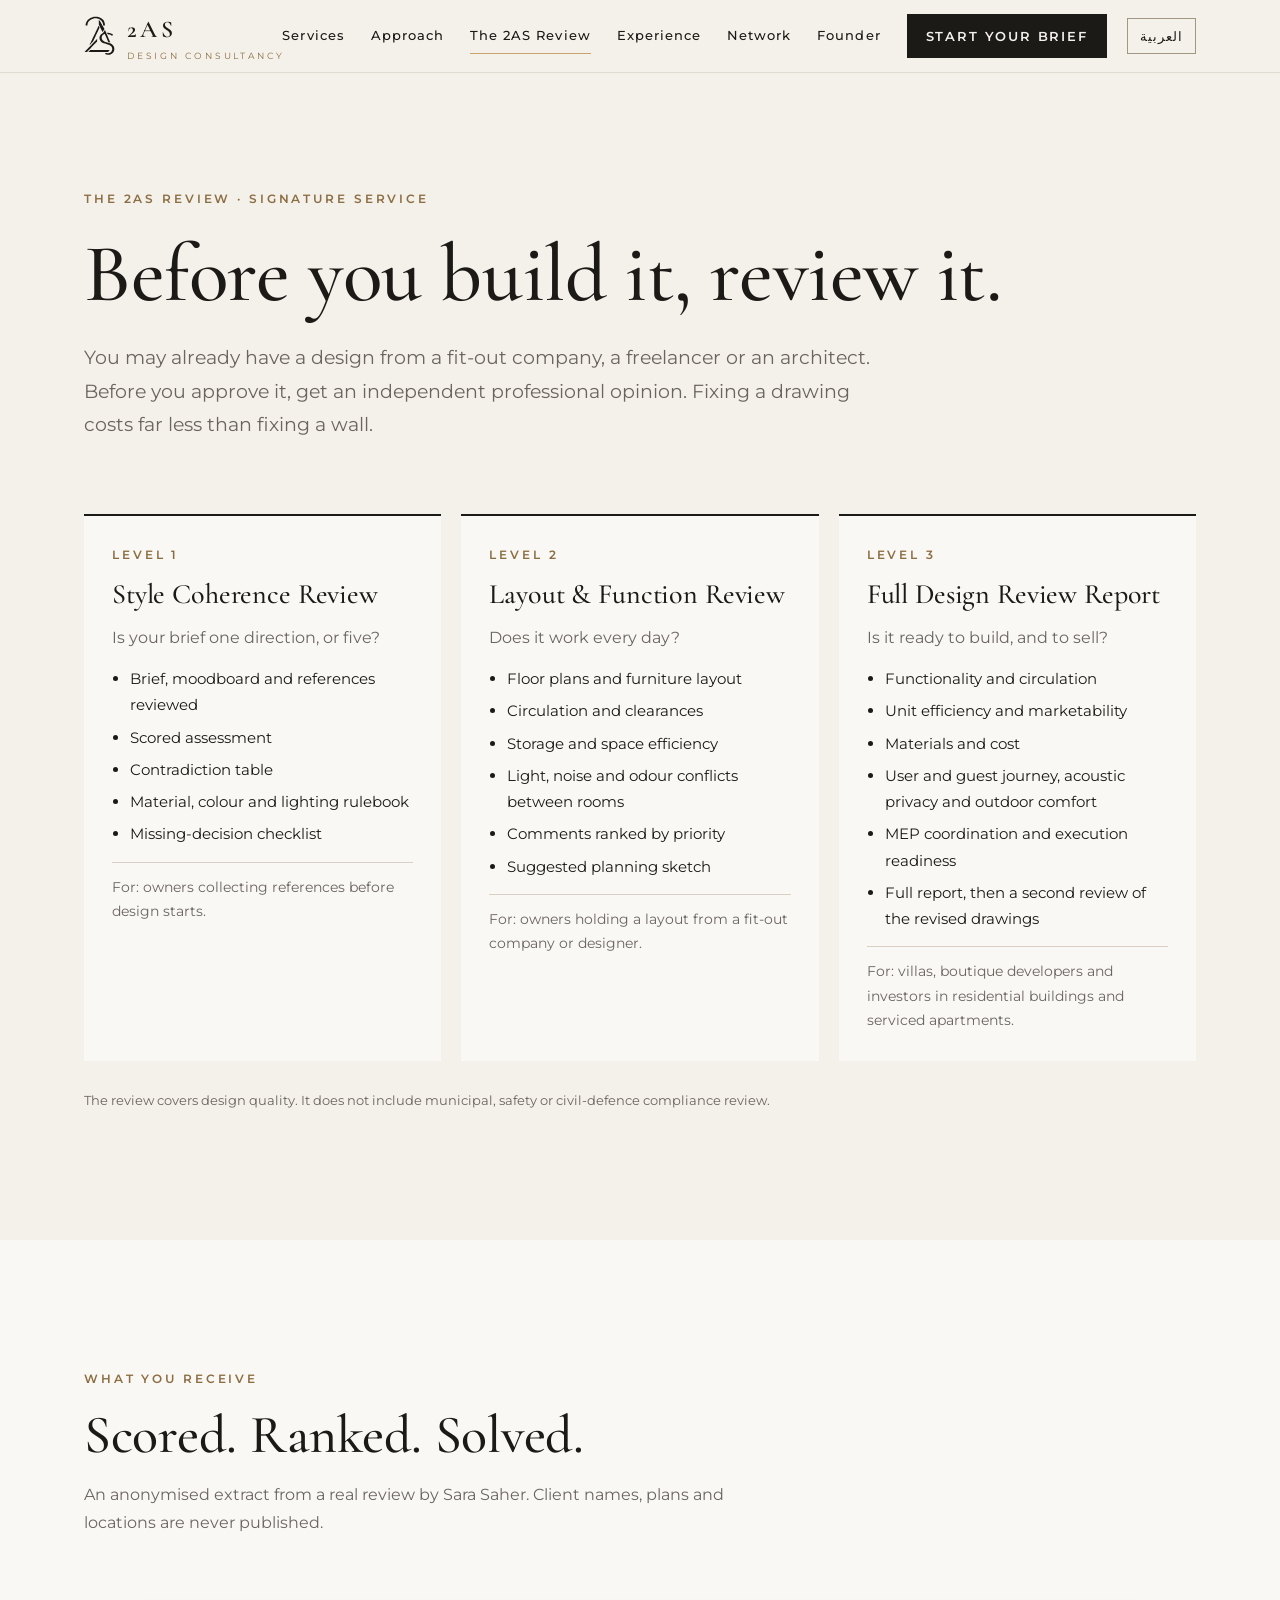
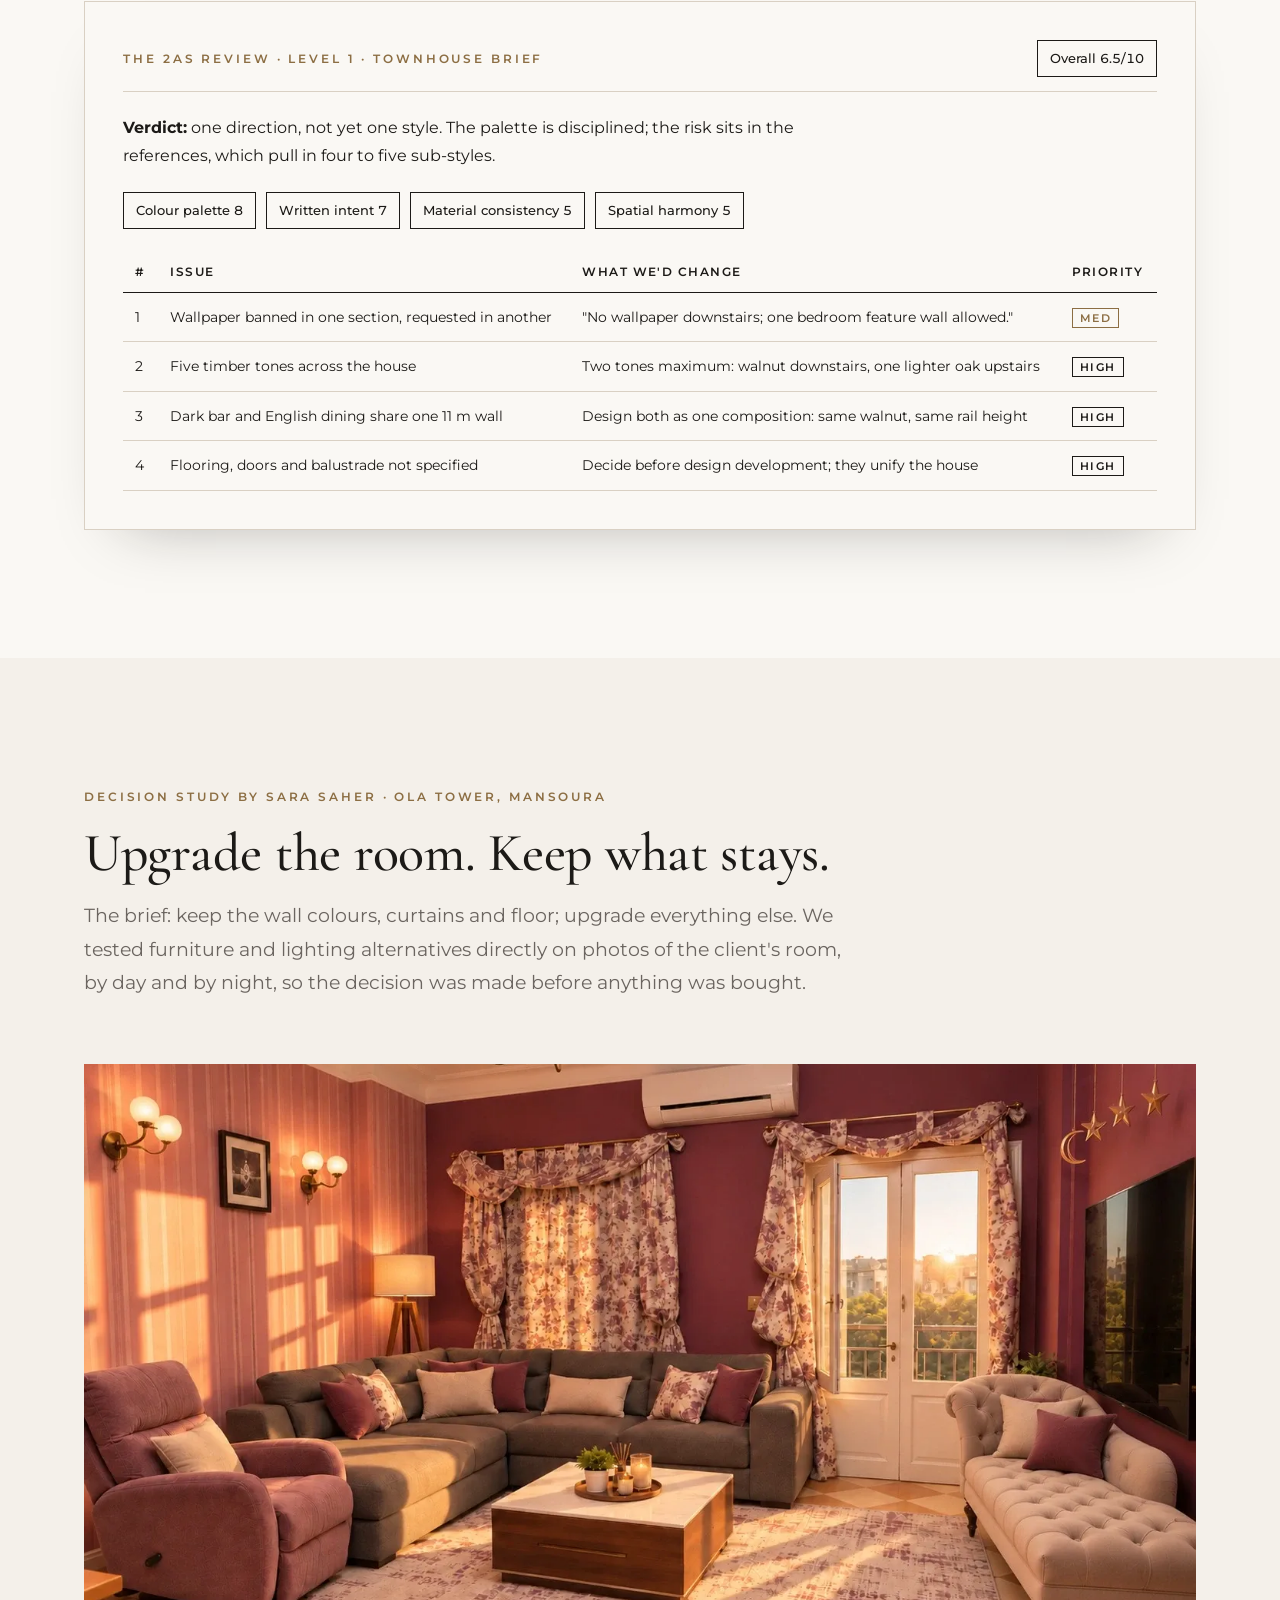
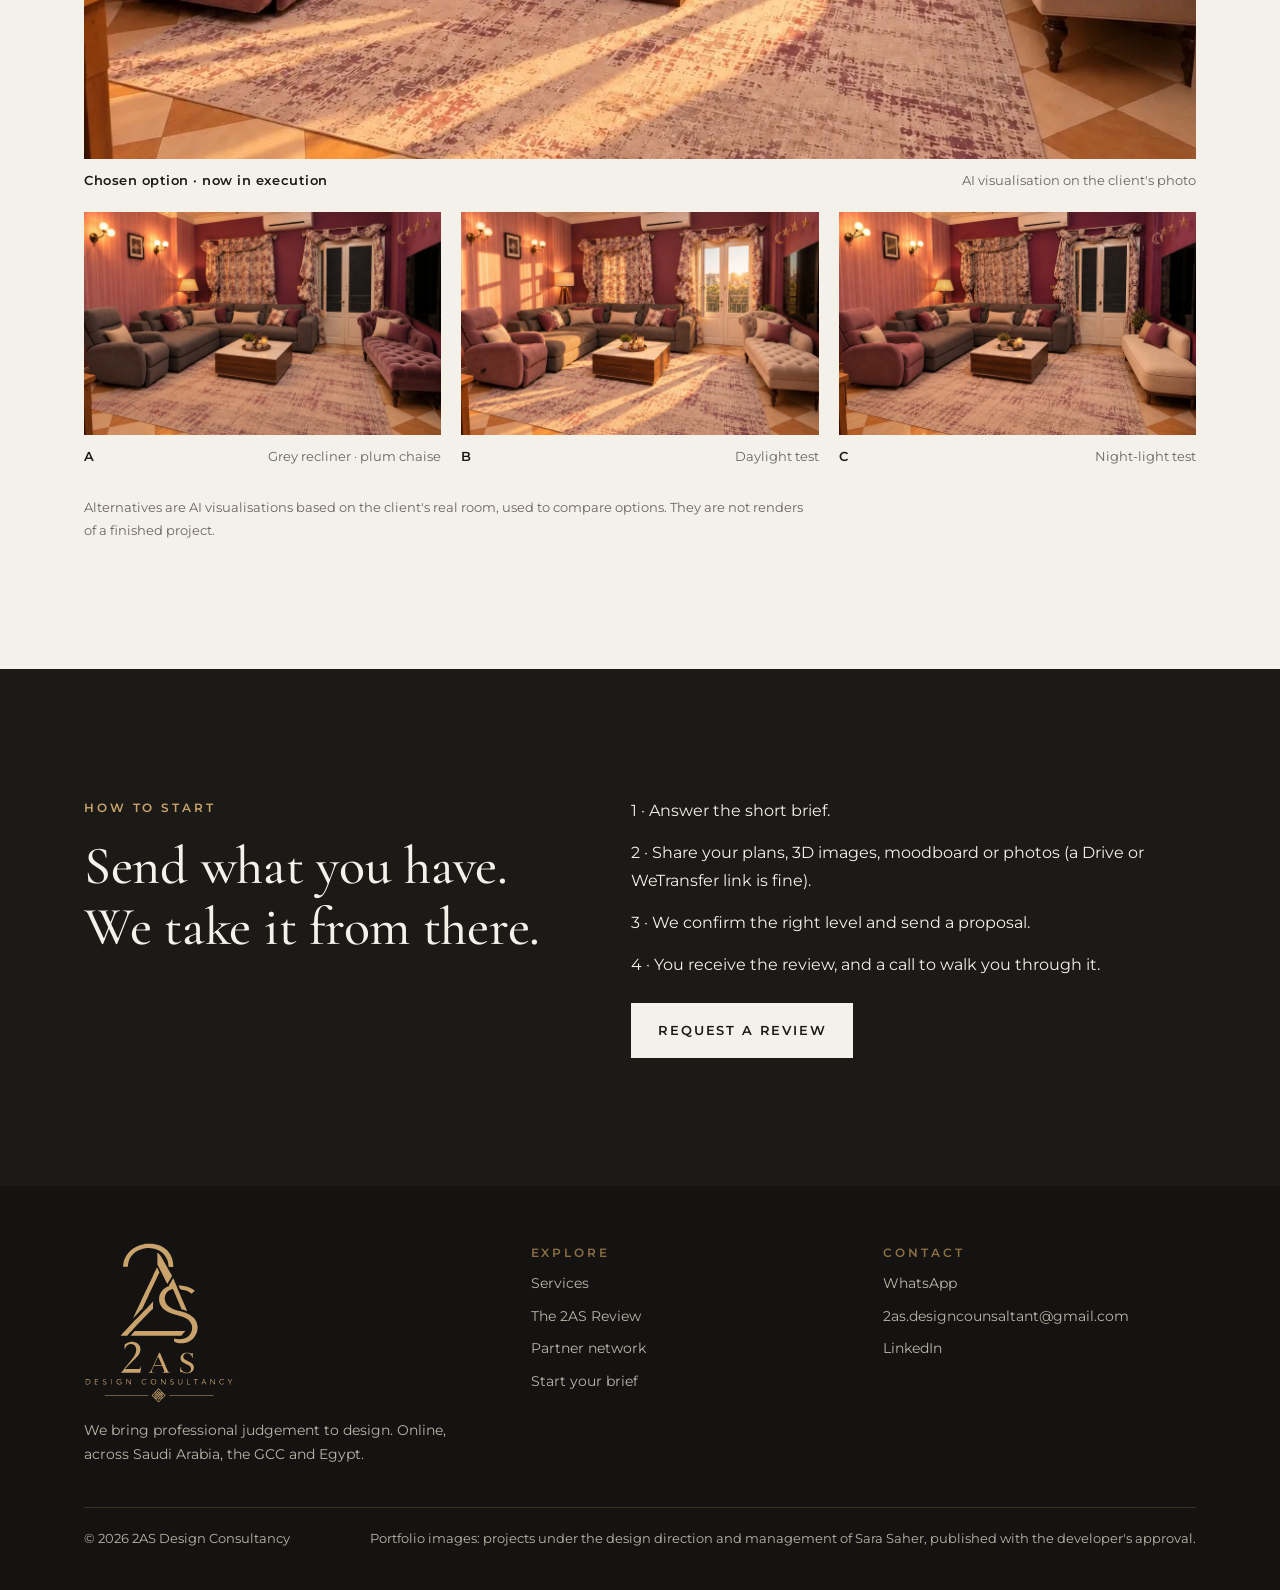
<file: review.html>
<!doctype html>
<html lang="en" dir="ltr">
<head>
<meta charset="utf-8">
<meta name="viewport" content="width=device-width, initial-scale=1">
<title>The 2AS Review · Independent Interior Design Review</title>
<meta name="description" content="An independent, scored review of your interior design brief, layout or full design before you build. Three levels, delivered online by 2AS Design Consultancy.">
<link rel="icon" href="2AS_mark_charcoal.svg" type="image/svg+xml">
<link rel="preconnect" href="https://fonts.googleapis.com"><link rel="preconnect" href="https://fonts.gstatic.com" crossorigin>
<link href="https://fonts.googleapis.com/css2?family=Cormorant+Garamond:ital,wght@0,500;0,600;1,500&family=Montserrat:wght@400;500;600&family=El+Messiri:wght@500;600&family=IBM+Plex+Sans+Arabic:wght@400;500;600&display=swap" rel="stylesheet">
<link rel="stylesheet" href="site.css">
</head>
<body data-page="review">
<header id="site-head"></header>
<main id="main">

<section class="page-hero">
  <div class="wrap">
    <div class="label">THE 2AS REVIEW · <span lang="en">Signature service</span><span lang="ar">خدمتنا المميزة</span></div>
    <h1><span lang="en">Before you build it, review it.</span><span lang="ar">راجِعه قبل أن تبنيه.</span></h1>
    <p class="lead"><span lang="en">You may already have a design from a fit-out company, a freelancer or an architect. Before you approve it, get an independent professional opinion. Fixing a drawing costs far less than fixing a wall.</span><span lang="ar">ربما لديك تصميم من شركة تشطيب أو مصمم مستقل أو معماري. قبل أن تعتمده، احصل على رأي مهني مستقل؛ فتعديل الرسم أقل تكلفة بكثير من تعديل الجدار.</span></p>
  </div>
</section>

<section style="padding-top:0">
  <div class="wrap">
    <div class="levels">
      <article class="level">
        <div class="label"><span lang="en">Level 1</span><span lang="ar">المستوى الأول</span></div>
        <h3><span lang="en">Style Coherence Review</span><span lang="ar">مراجعة اتساق الطابع</span></h3>
        <p class="muted"><span lang="en">Is your brief one direction, or five?</span><span lang="ar">هل الموجز اتجاه واحد، أم خمسة؟</span></p>
        <ul>
          <li><span lang="en">Brief, moodboard and references reviewed</span><span lang="ar">مراجعة الموجز ولوحة الإلهام والمراجع</span></li>
          <li><span lang="en">Scored assessment</span><span lang="ar">تقييم بالدرجات</span></li>
          <li><span lang="en">Contradiction table</span><span lang="ar">جدول التناقضات</span></li>
          <li><span lang="en">Material, colour and lighting rulebook</span><span lang="ar">دليل الخامات والألوان والإضاءة</span></li>
          <li><span lang="en">Missing-decision checklist</span><span lang="ar">قائمة القرارات غير المحسومة</span></li>
        </ul>
        <p class="for"><span lang="en">For: owners collecting references before design starts.</span><span lang="ar">لمن: المالك الذي يجمع المراجع قبل بدء التصميم.</span></p>
      </article>
      <article class="level">
        <div class="label"><span lang="en">Level 2</span><span lang="ar">المستوى الثاني</span></div>
        <h3><span lang="en">Layout &amp; Function Review</span><span lang="ar">مراجعة التوزيع والوظيفة</span></h3>
        <p class="muted"><span lang="en">Does it work every day?</span><span lang="ar">هل يعمل في الحياة اليومية؟</span></p>
        <ul>
          <li><span lang="en">Floor plans and furniture layout</span><span lang="ar">المساقط وتوزيع الأثاث</span></li>
          <li><span lang="en">Circulation and clearances</span><span lang="ar">الحركة والمسافات</span></li>
          <li><span lang="en">Storage and space efficiency</span><span lang="ar">التخزين وكفاءة المساحة</span></li>
          <li><span lang="en">Light, noise and odour conflicts between rooms</span><span lang="ar">تعارضات الضوء والضوضاء والروائح بين الغرف</span></li>
          <li><span lang="en">Comments ranked by priority</span><span lang="ar">ملاحظات مرتبة حسب الأولوية</span></li>
          <li><span lang="en">Suggested planning sketch</span><span lang="ar">اسكتش مقترح لإعادة التخطيط</span></li>
        </ul>
        <p class="for"><span lang="en">For: owners holding a layout from a fit-out company or designer.</span><span lang="ar">لمن: المالك الذي لديه توزيع من شركة تشطيب أو مصمم.</span></p>
      </article>
      <article class="level">
        <div class="label"><span lang="en">Level 3</span><span lang="ar">المستوى الثالث</span></div>
        <h3><span lang="en">Full Design Review Report</span><span lang="ar">تقرير مراجعة متكامل</span></h3>
        <p class="muted"><span lang="en">Is it ready to build, and to sell?</span><span lang="ar">هل هو جاهز للتنفيذ، وللتسويق؟</span></p>
        <ul>
          <li><span lang="en">Functionality and circulation</span><span lang="ar">الوظيفة والحركة</span></li>
          <li><span lang="en">Unit efficiency and marketability</span><span lang="ar">كفاءة الوحدات وجاذبيتها</span></li>
          <li><span lang="en">Materials and cost</span><span lang="ar">الخامات والتكلفة</span></li>
          <li><span lang="en">User and guest journey, acoustic privacy and outdoor comfort</span><span lang="ar">رحلة المستخدم والضيف، والخصوصية الصوتية، وراحة المساحات الخارجية</span></li>
          <li><span lang="en">MEP coordination and execution readiness</span><span lang="ar">التنسيق الكهروميكانيكي والجاهزية للتنفيذ</span></li>
          <li><span lang="en">Full report, then a second review of the revised drawings</span><span lang="ar">تقرير كامل، ثم مراجعة ثانية للمخططات المعدّلة</span></li>
        </ul>
        <p class="for"><span lang="en">For: villas, boutique developers and investors in residential buildings and serviced apartments.</span><span lang="ar">لمن: الفلل، والمطورون، والمستثمرون في العمارات السكنية والشقق الفندقية.</span></p>
      </article>
    </div>
    <p class="credit"><span lang="en">The review covers design quality. It does not include municipal, safety or civil-defence compliance review.</span><span lang="ar">تغطي المراجعة جودة التصميم، ولا تشمل مراجعة اشتراطات البلدية أو السلامة أو الدفاع المدني.</span></p>
  </div>
</section>

<!-- WHAT A REVIEW LOOKS LIKE -->
<section class="paper">
  <div class="wrap">
    <div class="sec-head">
      <div class="label"><span lang="en">What you receive</span><span lang="ar">ماذا تستلم</span></div>
      <h2><span lang="en">Scored. Ranked. Solved.</span><span lang="ar">بالدرجات، وبالأولوية، ومع الحل.</span></h2>
      <p class="muted"><span lang="en">An anonymised extract from a real review by Sara Saher. Client names, plans and locations are never published.</span><span lang="ar">مقتطف مجهّل من مراجعة حقيقية أعدّتها سارة ساهر؛ لا ننشر أبدًا أسماء العملاء أو مخططاتهم أو مواقعهم.</span></p>
    </div>
    <div class="sheet">
      <div class="sheet-head">
        <span class="label">THE 2AS REVIEW · <span lang="en">Level 1 · Townhouse brief</span><span lang="ar">المستوى الأول · موجز تاون هاوس</span></span>
        <span class="chip"><span lang="en">Overall</span><span lang="ar">الإجمالي</span> 6.5/10</span>
      </div>
      <p><b><span lang="en">Verdict:</span><span lang="ar">الحكم:</span></b> <span lang="en">one direction, not yet one style. The palette is disciplined; the risk sits in the references, which pull in four to five sub-styles.</span><span lang="ar">اتجاه واحد، لكنه لم يصبح طرازًا واحدًا بعد. لوحة الألوان منضبطة، والخطر في الصور المرجعية التي تشدّ نحو أربعة أو خمسة أنماط فرعية.</span></p>
      <div class="chips">
        <span class="chip"><span lang="en">Colour palette</span><span lang="ar">الألوان</span> 8</span>
        <span class="chip"><span lang="en">Written intent</span><span lang="ar">النية المكتوبة</span> 7</span>
        <span class="chip"><span lang="en">Material consistency</span><span lang="ar">اتساق الخامات</span> 5</span>
        <span class="chip"><span lang="en">Spatial harmony</span><span lang="ar">الانسجام المكاني</span> 5</span>
      </div>
      <div class="tbl-wrap"><table class="tbl">
        <thead><tr><th>#</th><th><span lang="en">Issue</span><span lang="ar">الملاحظة</span></th><th><span lang="en">What we'd change</span><span lang="ar">ما نقترحه</span></th><th><span lang="en">Priority</span><span lang="ar">الأولوية</span></th></tr></thead>
        <tbody>
          <tr><td>1</td><td><span lang="en">Wallpaper banned in one section, requested in another</span><span lang="ar">ورق الحائط ممنوع في بند ومطلوب في آخر</span></td><td><span lang="en">"No wallpaper downstairs; one bedroom feature wall allowed."</span><span lang="ar">«لا ورق حائط في الدور الأرضي، وحائط مميز واحد في غرفة نوم.»</span></td><td><span class="prio m">MED</span></td></tr>
          <tr><td>2</td><td><span lang="en">Five timber tones across the house</span><span lang="ar">خمسة ألوان خشب في البيت</span></td><td><span lang="en">Two tones maximum: walnut downstairs, one lighter oak upstairs</span><span lang="ar">لونان كحد أقصى: جوز للأرضي، وبلوط فاتح للعلوي</span></td><td><span class="prio h">HIGH</span></td></tr>
          <tr><td>3</td><td><span lang="en">Dark bar and English dining share one 11 m wall</span><span lang="ar">بار داكن وطعام إنجليزي على جدار واحد بطول 11 م</span></td><td><span lang="en">Design both as one composition: same walnut, same rail height</span><span lang="ar">تصميمهما كتكوين واحد: نفس الخشب ونفس ارتفاع الإطار</span></td><td><span class="prio h">HIGH</span></td></tr>
          <tr><td>4</td><td><span lang="en">Flooring, doors and balustrade not specified</span><span lang="ar">الأرضيات والأبواب والدرابزين غير محددة</span></td><td><span lang="en">Decide before design development; they unify the house</span><span lang="ar">تُحسم قبل تطوير التصميم؛ فهي ما يوحّد البيت</span></td><td><span class="prio h">HIGH</span></td></tr>
        </tbody>
      </table></div>
    </div>
  </div>
</section>

<!-- DECISION STUDY -->
<section>
  <div class="wrap">
    <div class="sec-head">
      <div class="label"><span lang="en">Decision study by Sara Saher · Ola Tower, Mansoura</span><span lang="ar">دراسة قرار من سارة ساهر · برج علا، المنصورة</span></div>
      <h2><span lang="en">Upgrade the room. Keep what stays.</span><span lang="ar">طوِّر الغرفة، واحتفظ بما يبقى.</span></h2>
      <p class="lead"><span lang="en">The brief: keep the wall colours, curtains and floor; upgrade everything else. We tested furniture and lighting alternatives directly on photos of the client's room, by day and by night, so the decision was made before anything was bought.</span><span lang="ar">الموجز: الإبقاء على ألوان الدهانات والستائر والأرضيات، وتطوير كل ما عداها. اختبرنا بدائل الأثاث والإضاءة مباشرة على صور غرفة العميل، نهارًا وليلًا، ليُتخذ القرار قبل شراء أي قطعة.</span></p>
    </div>
    <div class="work">
      <figure class="c12 w-wide"><img src="ola-final.webp" alt="Chosen alternative in evening light: grey sectional, plum recliner, tufted chaise, new rug" loading="lazy">
        <figcaption><b><span lang="en">Chosen option · now in execution</span><span lang="ar">البديل المختار · جارٍ التنفيذ</span></b><span><span lang="en">AI visualisation on the client's photo</span><span lang="ar">تصوّر بالذكاء الاصطناعي على صورة الغرفة</span></span></figcaption></figure>
      <figure class="c4 w-wide"><img src="ola-alt-a.webp" alt="Alternative A, evening light" loading="lazy"><figcaption><b>A</b><span><span lang="en">Grey recliner · plum chaise</span><span lang="ar">كرسي رمادي · شيزلونج عنابي</span></span></figcaption></figure>
      <figure class="c4 w-wide"><img src="ola-alt-b.webp" alt="Alternative B, daylight" loading="lazy"><figcaption><b>B</b><span><span lang="en">Daylight test</span><span lang="ar">اختبار ضوء النهار</span></span></figcaption></figure>
      <figure class="c4 w-wide"><img src="ola-alt-d.webp" alt="Alternative D, night light" loading="lazy"><figcaption><b>C</b><span><span lang="en">Night-light test</span><span lang="ar">اختبار الإضاءة الليلية</span></span></figcaption></figure>
    </div>
    <p class="credit"><span lang="en">Alternatives are AI visualisations based on the client's real room, used to compare options. They are not renders of a finished project.</span><span lang="ar">البدائل تصوّرات بالذكاء الاصطناعي مبنية على غرفة العميل الحقيقية لمقارنة الخيارات، وليست صورًا لمشروع منفّذ.</span></p>
  </div>
</section>

<!-- WHAT TO SEND -->
<section class="dark">
  <div class="wrap statement">
    <div style="display:grid;gap:18px;align-content:start">
      <div class="label"><span lang="en">How to start</span><span lang="ar">كيف تبدأ</span></div>
      <h2><span lang="en">Send what you have. We take it from there.</span><span lang="ar">أرسل ما لديك، ونتولى الباقي.</span></h2>
    </div>
    <div style="display:grid;gap:14px">
      <p><span lang="en">1 · Answer the short brief.</span><span lang="ar">1 · أجب عن الاستبيان القصير.</span></p>
      <p><span lang="en">2 · Share your plans, 3D images, moodboard or photos (a Drive or WeTransfer link is fine).</span><span lang="ar">2 · شارك مخططاتك أو صور الـ 3D أو لوحة الإلهام أو الصور (يكفي رابط Drive أو WeTransfer).</span></p>
      <p><span lang="en">3 · We confirm the right level and send a proposal.</span><span lang="ar">3 · نحدد المستوى المناسب ونرسل عرضًا.</span></p>
      <p><span lang="en">4 · You receive the review, and a call to walk you through it.</span><span lang="ar">4 · تستلم المراجعة، مع مكالمة نشرح فيها النتائج.</span></p>
      <div style="margin-top:10px"><a class="btn light" href="brief.html?service=review"><span lang="en">Request a review</span><span lang="ar">اطلب مراجعة</span></a></div>
    </div>
  </div>
</section>

</main>
<footer id="site-foot"></footer>
<script src="site.js"></script>
</body>
</html>
</file>
<file: site.css>
/* 2AS Design Consultancy — site styles
   Editorial layout: off-white paper, charcoal sections, champagne used only as an accent. */
:root{
  --ink:#141312; --charcoal:#1C1A17; --off:#F4F0EA; --warm:#FAF8F4; --stone:#D9D0C3;
  --taupe:#A39684; --grey:#6B6560; --champ:#C9A36B; --brushed:#8C6E43;
  --f-display:'Cormorant Garamond',Georgia,'Times New Roman',serif;
  --f-sans:'Montserrat',Helvetica,Arial,sans-serif;
  --f-ar-display:'El Messiri','Noto Naskh Arabic',Tahoma,serif;
  --f-ar:'IBM Plex Sans Arabic',Tahoma,Arial,sans-serif;
  --wrap:1240px; --gut:clamp(20px,5vw,72px);
}
*{box-sizing:border-box}
[hidden]{display:none!important}
html{scroll-behavior:smooth}
body{margin:0;background:var(--off);color:var(--charcoal);font-family:var(--f-sans);font-size:16px;line-height:1.75;-webkit-font-smoothing:antialiased}
html[lang="ar"] body{font-family:var(--f-ar);font-size:17px}
img{max-width:100%;display:block}
a{color:inherit}
:focus-visible{outline:2px solid var(--brushed);outline-offset:3px}
@media (prefers-reduced-motion:reduce){*{animation:none!important;transition:none!important;scroll-behavior:auto!important}}

/* language switching: every bilingual pair is <span lang="en"> + <span lang="ar"> */
html[lang="en"] [lang="ar"]:not(html){display:none!important}
html[lang="ar"] [lang="en"]:not(html){display:none!important}

.wrap{max-width:var(--wrap);margin:0 auto;padding-inline:var(--gut)}
.label{font-family:var(--f-sans);font-size:12px;font-weight:600;letter-spacing:.24em;text-transform:uppercase;color:var(--brushed)}
html[lang="ar"] .label{font-family:var(--f-ar);letter-spacing:0;font-size:14px;text-transform:none}
h1,h2,h3{font-family:var(--f-display);font-weight:500;line-height:1.12;margin:0;text-wrap:balance;letter-spacing:-.005em}
html[lang="ar"] h1,html[lang="ar"] h2,html[lang="ar"] h3{font-family:var(--f-ar-display);font-weight:600;line-height:1.45;letter-spacing:0}
h1{font-size:clamp(40px,6.4vw,84px)}
h2{font-size:clamp(32px,4.2vw,54px)}
h3{font-size:clamp(22px,2.2vw,28px)}
p{margin:0;max-width:62ch}
.lead{font-size:clamp(17px,1.5vw,20px);color:var(--grey)}
.muted{color:var(--grey)}
.rule{height:1px;background:var(--stone);border:0;margin:0}

/* header */
.site-head{position:sticky;top:0;z-index:20;background:rgba(244,240,234,.92);backdrop-filter:blur(8px);border-bottom:1px solid rgba(163,150,132,.25)}
.site-head .wrap{display:flex;align-items:center;justify-content:space-between;gap:20px;min-height:72px}
.brand{display:flex;align-items:center;gap:12px;text-decoration:none}
.brand img{height:40px;width:auto}
.brand b{font-family:var(--f-display);font-size:24px;font-weight:600;letter-spacing:.14em}
.brand small{display:block;font-family:var(--f-sans);font-size:8.5px;letter-spacing:.34em;color:var(--brushed);margin-top:-2px}
.nav{display:flex;align-items:center;gap:26px;font-size:13px;font-weight:500;letter-spacing:.08em}
.nav a{text-decoration:none;padding:6px 0;border-bottom:1px solid transparent;white-space:nowrap}
.nav a:hover,.nav a[aria-current="page"]{border-color:var(--champ)}
.lang{font:inherit;font-size:13px;letter-spacing:.08em;background:none;border:1px solid var(--taupe);padding:6px 12px;cursor:pointer;color:var(--charcoal);min-height:36px}
.lang:hover{border-color:var(--charcoal)}
.btn{display:inline-flex;align-items:center;gap:10px;font-family:var(--f-sans);font-size:13px;font-weight:600;letter-spacing:.14em;text-transform:uppercase;text-decoration:none;padding:15px 26px;border:1px solid var(--charcoal);background:var(--charcoal);color:var(--off);cursor:pointer;min-height:48px}
html[lang="ar"] .btn{font-family:var(--f-ar);letter-spacing:0;text-transform:none;font-size:15px}
.btn:hover{background:var(--ink)}
.btn.ghost{background:transparent;color:var(--charcoal)}
.btn.ghost:hover{background:var(--charcoal);color:var(--off)}
.btn.light{background:var(--off);color:var(--charcoal);border-color:var(--off)}
.menu-btn{display:none}
@media (max-width:1100px){
  .nav{display:none;position:absolute;top:72px;inset-inline:0;flex-direction:column;align-items:flex-start;gap:4px;background:var(--off);padding:16px var(--gut) 24px;border-bottom:1px solid var(--stone)}
  .nav.open{display:flex}
  .menu-btn{display:inline-flex;background:none;border:1px solid var(--taupe);padding:8px 12px;font:inherit;font-size:13px;cursor:pointer;min-height:40px}
}

/* sections */
section{padding-block:clamp(72px,10vw,140px)}
.dark{background:var(--charcoal);color:var(--off)}
.dark .muted,.dark .lead{color:#BDB4A8}
.dark .label{color:var(--champ)}
.dark .rule{background:rgba(201,163,107,.28)}
.paper{background:var(--warm)}
.sec-head{display:grid;gap:16px;margin-bottom:clamp(36px,5vw,64px);max-width:760px}

/* hero */
.hero{position:relative;min-height:min(88vh,860px);display:flex;align-items:flex-end;color:var(--off);padding:0;overflow:hidden;background:var(--ink)}
.hero img.bg{position:absolute;inset:0;width:100%;height:100%;object-fit:cover;opacity:.9}
.hero::after{content:"";position:absolute;inset:0;background:linear-gradient(180deg,rgba(20,19,18,.15) 0%,rgba(20,19,18,.25) 40%,rgba(20,19,18,.82) 100%)}
.hero .wrap{position:relative;z-index:2;padding-block:clamp(48px,8vw,110px);display:grid;gap:22px;width:100%}
.hero h1{max-width:15ch}
.hero .lead{color:#E3DBCF;max-width:52ch}
.hero .actions{display:flex;gap:14px;flex-wrap:wrap;margin-top:10px}
.hero .label{color:var(--champ)}

/* statement */
.statement{display:grid;grid-template-columns:1fr 1.2fr;gap:clamp(32px,6vw,96px);align-items:start}
.statement .verbs{display:grid;gap:4px;font-family:var(--f-display);font-size:clamp(30px,3.6vw,48px);line-height:1.2}
html[lang="ar"] .statement .verbs{font-family:var(--f-ar-display)}
.statement .verbs span.dim{color:var(--taupe)}
@media (max-width:820px){.statement{grid-template-columns:1fr}}

/* services */
.svc-grid{display:grid;grid-template-columns:repeat(3,minmax(0,1fr));border-top:1px solid var(--stone)}
.svc{padding:32px 28px 36px;border-bottom:1px solid var(--stone);border-inline-end:1px solid var(--stone);display:grid;gap:12px;align-content:start}
.svc:nth-child(3n){border-inline-end:none}
.svc .num{font-family:var(--f-display);font-size:30px;color:var(--brushed)}
.svc .who{font-size:14px;color:var(--grey);font-style:italic}
html[lang="ar"] .svc .who{font-style:normal}
@media (max-width:980px){.svc-grid{grid-template-columns:1fr 1fr}.svc:nth-child(3n){border-inline-end:1px solid var(--stone)}.svc:nth-child(2n){border-inline-end:none}}
@media (max-width:620px){.svc-grid{grid-template-columns:1fr}.svc{border-inline-end:none!important}}

/* work */
.work{display:grid;grid-template-columns:repeat(12,minmax(0,1fr));gap:20px}
.work figure{margin:0;display:grid;gap:10px;min-width:0}
.work figure img{width:100%;height:auto;object-fit:cover;aspect-ratio:4/5}
.c12{grid-column:span 12}
.brand small{white-space:nowrap}
@media (max-width:520px){.brand b{font-size:21px}.brand small{font-size:7.5px;letter-spacing:.24em}.brand img{height:34px}}
.partner .plogo{height:72px;display:flex;align-items:center;margin-bottom:4px}
.partner .plogo img{max-height:64px;width:auto;max-width:220px;object-fit:contain}
.partner .plogo .wordmark{font-family:var(--f-display);font-size:26px;font-weight:600;letter-spacing:.06em;color:var(--charcoal)}
.work .w-wide img{aspect-ratio:16/10}
.work figcaption{font-size:13px;color:var(--grey);display:flex;justify-content:space-between;gap:12px;flex-wrap:wrap}
.work figcaption b{color:var(--charcoal);font-weight:600;letter-spacing:.04em}
.c7{grid-column:span 7}.c5{grid-column:span 5}.c4{grid-column:span 4}.c8{grid-column:span 8}.c6{grid-column:span 6}
@media (max-width:820px){.work>*{grid-column:span 12!important}}
.credit{font-size:13px;color:var(--grey);margin-top:28px;max-width:80ch}

/* method */
.method{display:grid;grid-template-columns:repeat(8,minmax(0,1fr));gap:0;border-top:1px solid rgba(201,163,107,.35)}
.step{padding:22px 14px 0;border-inline-start:1px solid rgba(201,163,107,.2);display:grid;gap:8px;align-content:start}
.step:first-child{border-inline-start:none}
.step .n{font-family:var(--f-display);font-size:26px;color:var(--champ)}
.step b{font-size:12px;letter-spacing:.2em;font-weight:600}
html[lang="ar"] .step b{letter-spacing:0;font-size:15px}
.step p{font-size:13.5px;color:#BDB4A8;line-height:1.6}
@media (max-width:980px){.method{grid-template-columns:repeat(4,minmax(0,1fr))}.step:nth-child(5){border-inline-start:none}.step{padding-bottom:22px}}
@media (max-width:520px){.method{grid-template-columns:1fr 1fr}.step:nth-child(odd){border-inline-start:none}}

/* review sheet (signature component) */
.sheet{background:var(--warm);border:1px solid var(--stone);padding:clamp(22px,3vw,40px);display:grid;gap:22px;box-shadow:0 30px 60px -40px rgba(20,19,18,.35)}
.sheet-head{display:flex;justify-content:space-between;gap:16px;flex-wrap:wrap;align-items:baseline;border-bottom:1px solid var(--stone);padding-bottom:14px}
.chips{display:flex;gap:10px;flex-wrap:wrap}
.chip{border:1px solid var(--charcoal);padding:6px 12px;font-size:13px;font-weight:500;font-variant-numeric:tabular-nums}
.chip.soft{border-color:var(--taupe);color:var(--grey)}
.tbl-wrap{overflow-x:auto}
table.tbl{width:100%;border-collapse:collapse;font-size:14px;min-width:560px}
table.tbl th{text-align:start;font-weight:600;padding:10px 12px;border-bottom:1px solid var(--charcoal);font-size:12px;letter-spacing:.12em;text-transform:uppercase}
html[lang="ar"] table.tbl th{letter-spacing:0;text-transform:none;font-size:14px}
table.tbl td{padding:12px;border-bottom:1px solid var(--stone);vertical-align:top}
.prio{font-size:11px;font-weight:600;letter-spacing:.14em;border:1px solid currentColor;padding:2px 7px;white-space:nowrap}
.prio.h{color:var(--charcoal)}.prio.m{color:var(--brushed)}.prio.l{color:var(--taupe)}

/* levels */
.levels{display:grid;grid-template-columns:repeat(3,minmax(0,1fr));gap:20px}
.level{background:var(--warm);border-top:2px solid var(--charcoal);padding:28px;display:grid;gap:14px;align-content:start}
.level ul{margin:0;padding-inline-start:18px;display:grid;gap:6px;font-size:15px}
.level .for{font-size:14px;color:var(--grey);border-top:1px solid var(--stone);padding-top:12px}
@media (max-width:900px){.levels{grid-template-columns:1fr}}

/* partners */
.partners{display:grid;grid-template-columns:repeat(2,minmax(0,1fr));gap:20px}
.partner{background:var(--warm);padding:32px;display:grid;gap:12px;align-content:start;border:1px solid var(--stone)}
.partner .scope{font-size:12px;letter-spacing:.2em;text-transform:uppercase;color:var(--brushed);font-weight:600}
html[lang="ar"] .partner .scope{letter-spacing:0;text-transform:none;font-size:14px}
.partner ul{margin:0;padding-inline-start:18px;display:grid;gap:4px;font-size:15px}
.partner a.ext{font-size:14px;color:var(--brushed)}
@media (max-width:760px){.partners{grid-template-columns:1fr}}

/* founder */
.founder{display:grid;grid-template-columns:.9fr 1.1fr;gap:clamp(32px,6vw,90px);align-items:center}
.facts{display:grid;grid-template-columns:repeat(2,minmax(0,1fr));gap:1px;background:rgba(201,163,107,.25);margin-top:28px}
.fact{background:var(--charcoal);padding:20px}
.fact b{display:block;font-family:var(--f-display);font-size:38px;font-weight:500;color:var(--champ);font-variant-numeric:tabular-nums;line-height:1.1}
.fact span{font-size:13.5px;color:#BDB4A8}
.fact b{direction:ltr;unicode-bidi:isolate}
html[lang="ar"] .fact b{text-align:right}
@media (max-width:820px){.founder{grid-template-columns:1fr}}

/* CTA band */
.cta-band{display:flex;justify-content:space-between;align-items:center;gap:28px;flex-wrap:wrap}

/* footer */
.site-foot{background:var(--ink);color:#BDB4A8;padding-block:56px 40px;font-size:14px}
.site-foot .cols{display:grid;grid-template-columns:1.3fr 1fr 1fr;gap:40px}
.site-foot a{text-decoration:none}.site-foot a:hover{color:var(--off)}
.site-foot .bottom{border-top:1px solid rgba(201,163,107,.2);margin-top:40px;padding-top:20px;font-size:12.5px;display:flex;justify-content:space-between;gap:16px;flex-wrap:wrap}
@media (max-width:760px){.site-foot .cols{grid-template-columns:1fr}}

/* page hero (inner pages) */
.page-hero{padding-block:clamp(64px,9vw,120px) clamp(40px,6vw,72px)}
.page-hero .wrap{display:grid;gap:20px}

/* brief / questionnaire */
.brief{display:grid;grid-template-columns:280px 1fr;gap:clamp(28px,5vw,64px);align-items:start}
.steps-nav{position:sticky;top:96px;display:grid;gap:2px;counter-reset:s}
.steps-nav li{list-style:none;padding:10px 0 10px 0;border-bottom:1px solid var(--stone);font-size:14px;color:var(--taupe);display:flex;gap:12px}
.steps-nav li.on{color:var(--charcoal);font-weight:600}
.steps-nav li.done{color:var(--grey)}
.steps-nav ol{margin:0;padding:0}
.steps-nav .n{font-family:var(--f-display);font-size:18px;width:24px;color:var(--brushed)}
@media (max-width:860px){.brief{grid-template-columns:1fr}.steps-nav{position:static;grid-template-columns:repeat(4,1fr);gap:6px}.steps-nav li{font-size:12px;flex-direction:column;gap:0;border-bottom:2px solid var(--stone)}.steps-nav li.on{border-color:var(--charcoal)}.steps-nav .lbl{display:none}}
.panel{background:var(--warm);border:1px solid var(--stone);padding:clamp(22px,4vw,44px);display:grid;gap:26px}
fieldset{border:0;padding:0;margin:0;display:grid;gap:12px;min-width:0}
legend{font-family:var(--f-display);font-size:24px;margin-bottom:6px;padding:0}
html[lang="ar"] legend{font-family:var(--f-ar-display)}
label.f{display:grid;gap:6px;font-size:14px;font-weight:500}
input[type=text],input[type=email],input[type=tel],input[type=number],input[type=url],select,textarea{font:inherit;font-size:16px;padding:12px 14px;border:1px solid var(--taupe);background:#fff;color:var(--charcoal);width:100%;min-height:48px;border-radius:0}
textarea{min-height:110px;resize:vertical}
input:focus,select:focus,textarea:focus{outline:2px solid var(--brushed);outline-offset:0;border-color:var(--brushed)}
.row2{display:grid;grid-template-columns:1fr 1fr;gap:16px}
@media (max-width:620px){.row2{grid-template-columns:1fr}}
.opts{display:grid;grid-template-columns:repeat(auto-fill,minmax(180px,1fr));gap:10px}
.opt{position:relative}
.opt input{position:absolute;opacity:0;inset:0;width:100%;height:100%;margin:0;cursor:pointer}
.opt span{display:flex;align-items:center;min-height:52px;padding:12px 14px;border:1px solid var(--stone);background:#fff;font-size:15px;line-height:1.4;transition:border-color .15s}
.opt input:checked+span{border-color:var(--charcoal);box-shadow:inset 0 0 0 1px var(--charcoal)}
.opt input:focus-visible+span{outline:2px solid var(--brushed);outline-offset:2px}
.styles{display:grid;grid-template-columns:repeat(auto-fill,minmax(170px,1fr));gap:12px}
.style-card{position:relative}
.style-card input{position:absolute;opacity:0;inset:0;width:100%;height:100%;margin:0;cursor:pointer;z-index:2}
.style-card .box{display:grid;border:1px solid var(--stone);background:#fff}
.style-card img{aspect-ratio:4/5;object-fit:cover;width:100%}
.style-card .t{padding:10px 12px;font-size:14px;font-weight:500}
.style-card input:checked+.box{outline:2px solid var(--charcoal);outline-offset:-2px}
.style-card input:focus-visible+.box{outline:2px solid var(--brushed)}
.scale{display:flex;gap:8px;flex-wrap:wrap}
.scale .opt span{min-width:56px;justify-content:center}
.form-nav{display:flex;justify-content:space-between;gap:12px;flex-wrap:wrap;border-top:1px solid var(--stone);padding-top:22px}
.err{color:#8A2E22;font-size:14px;min-height:1em}
.summary{display:grid;gap:10px;font-size:15px}
.summary dl{display:grid;grid-template-columns:200px 1fr;gap:8px 18px;margin:0}
.summary dt{color:var(--grey)}
.summary dd{margin:0}
@media (max-width:620px){.summary dl{grid-template-columns:1fr}.summary dt{margin-top:8px}}
.reco{border-inline-start:2px solid var(--champ);padding:14px 18px;background:var(--off);display:grid;gap:6px}
.note{font-size:13.5px;color:var(--grey)}

.tbl.fit{min-width:0}
</file>
